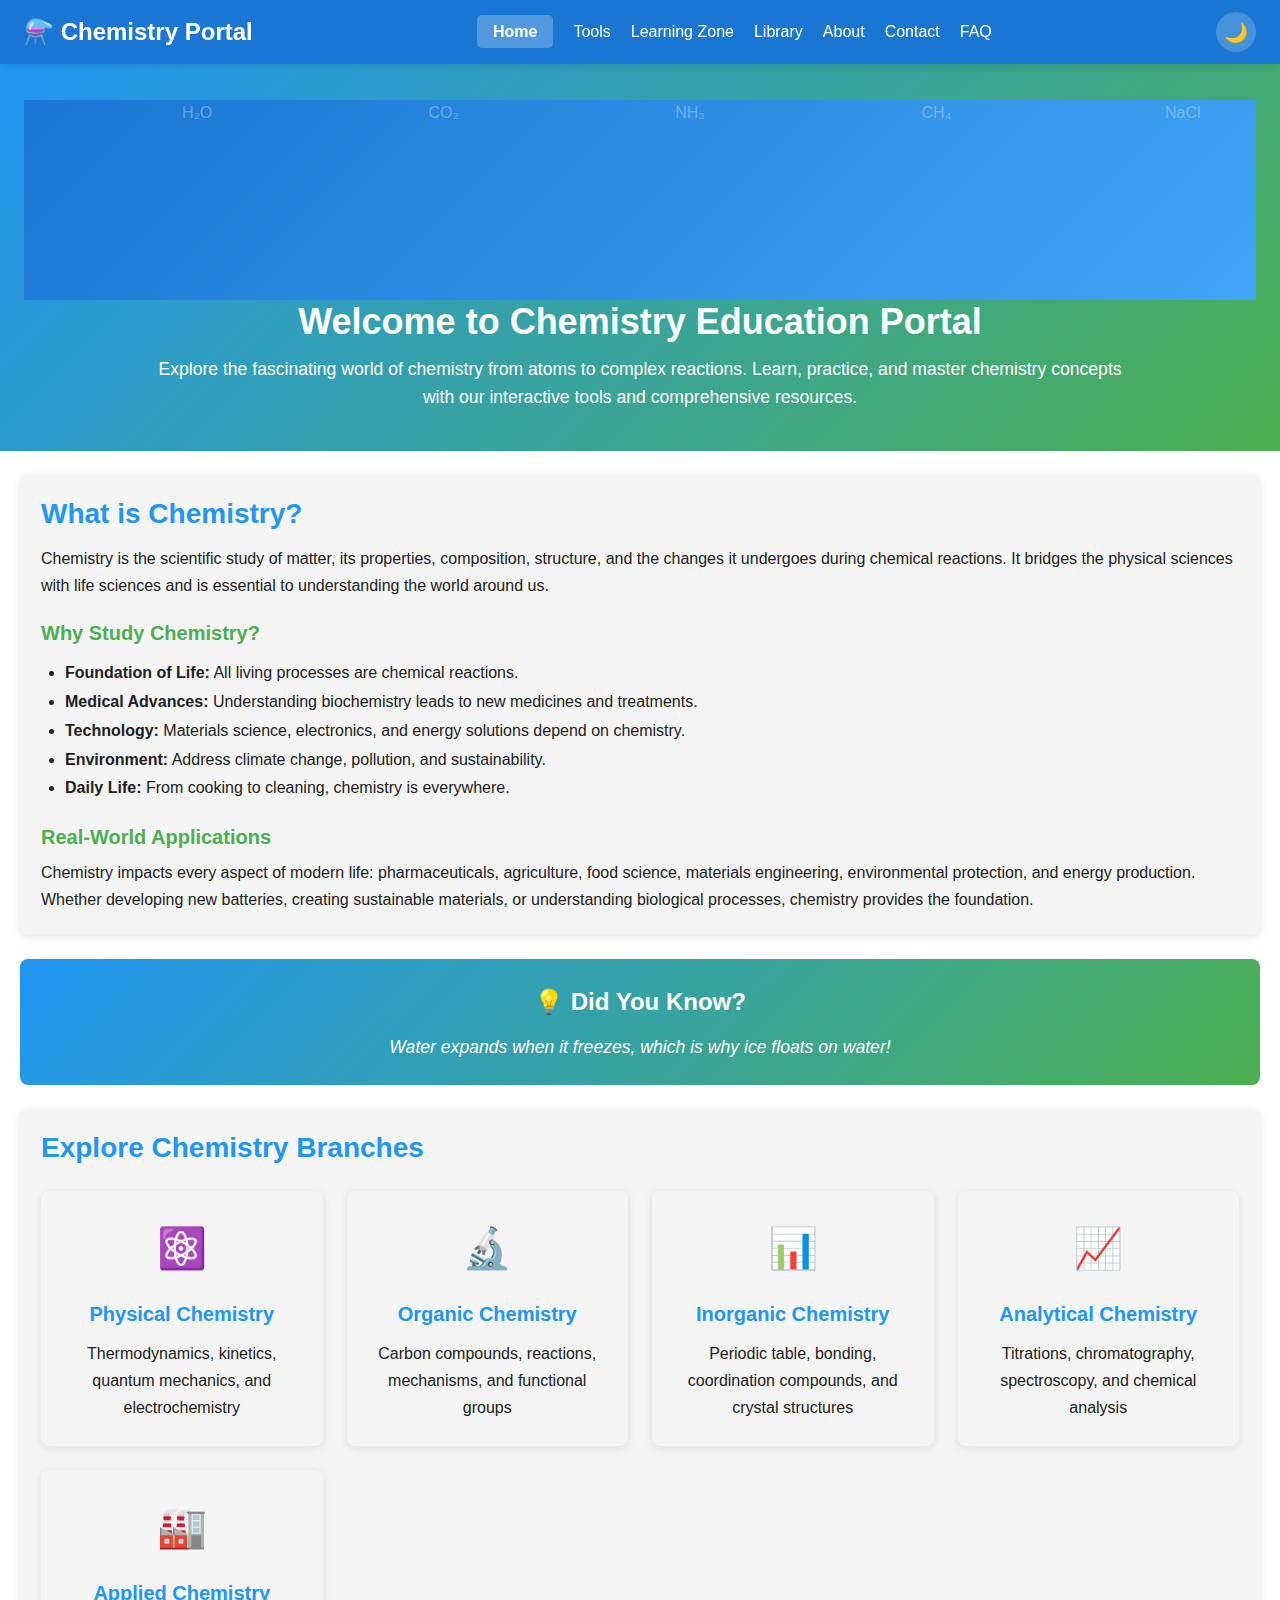
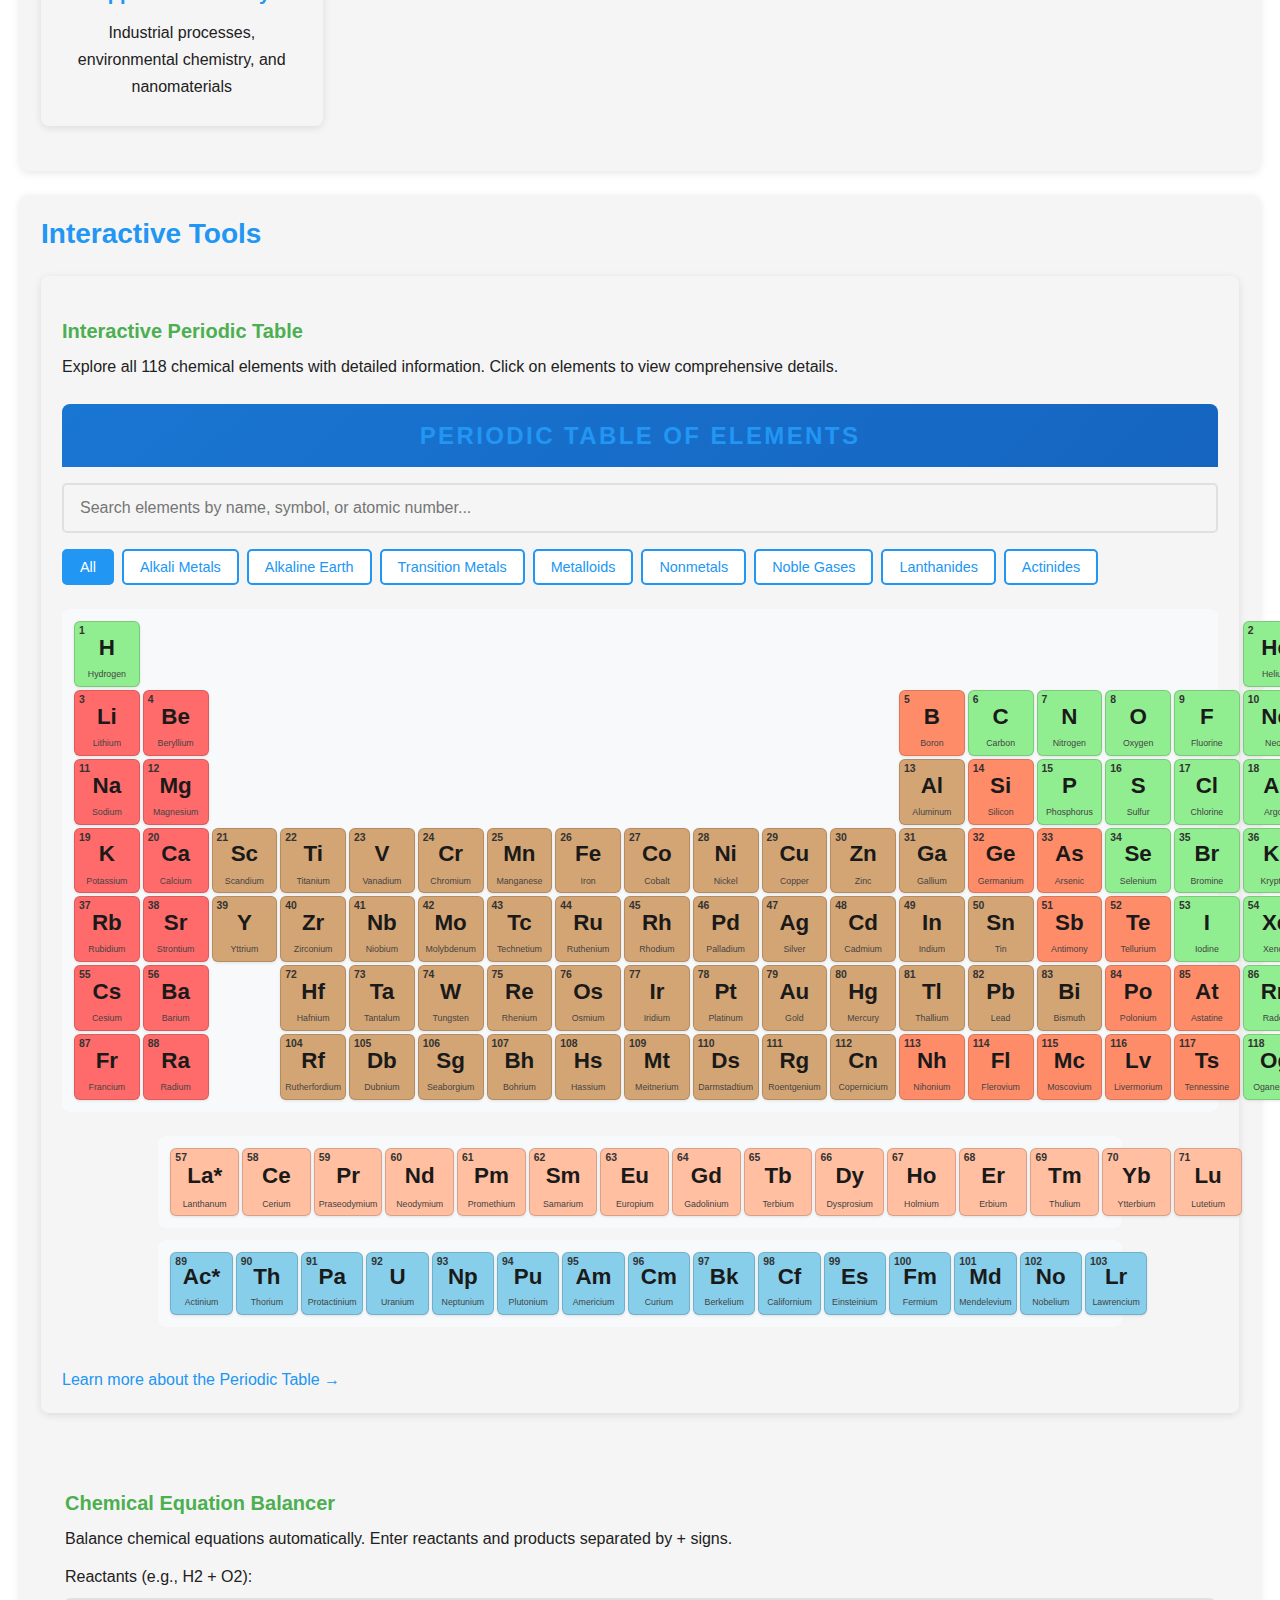
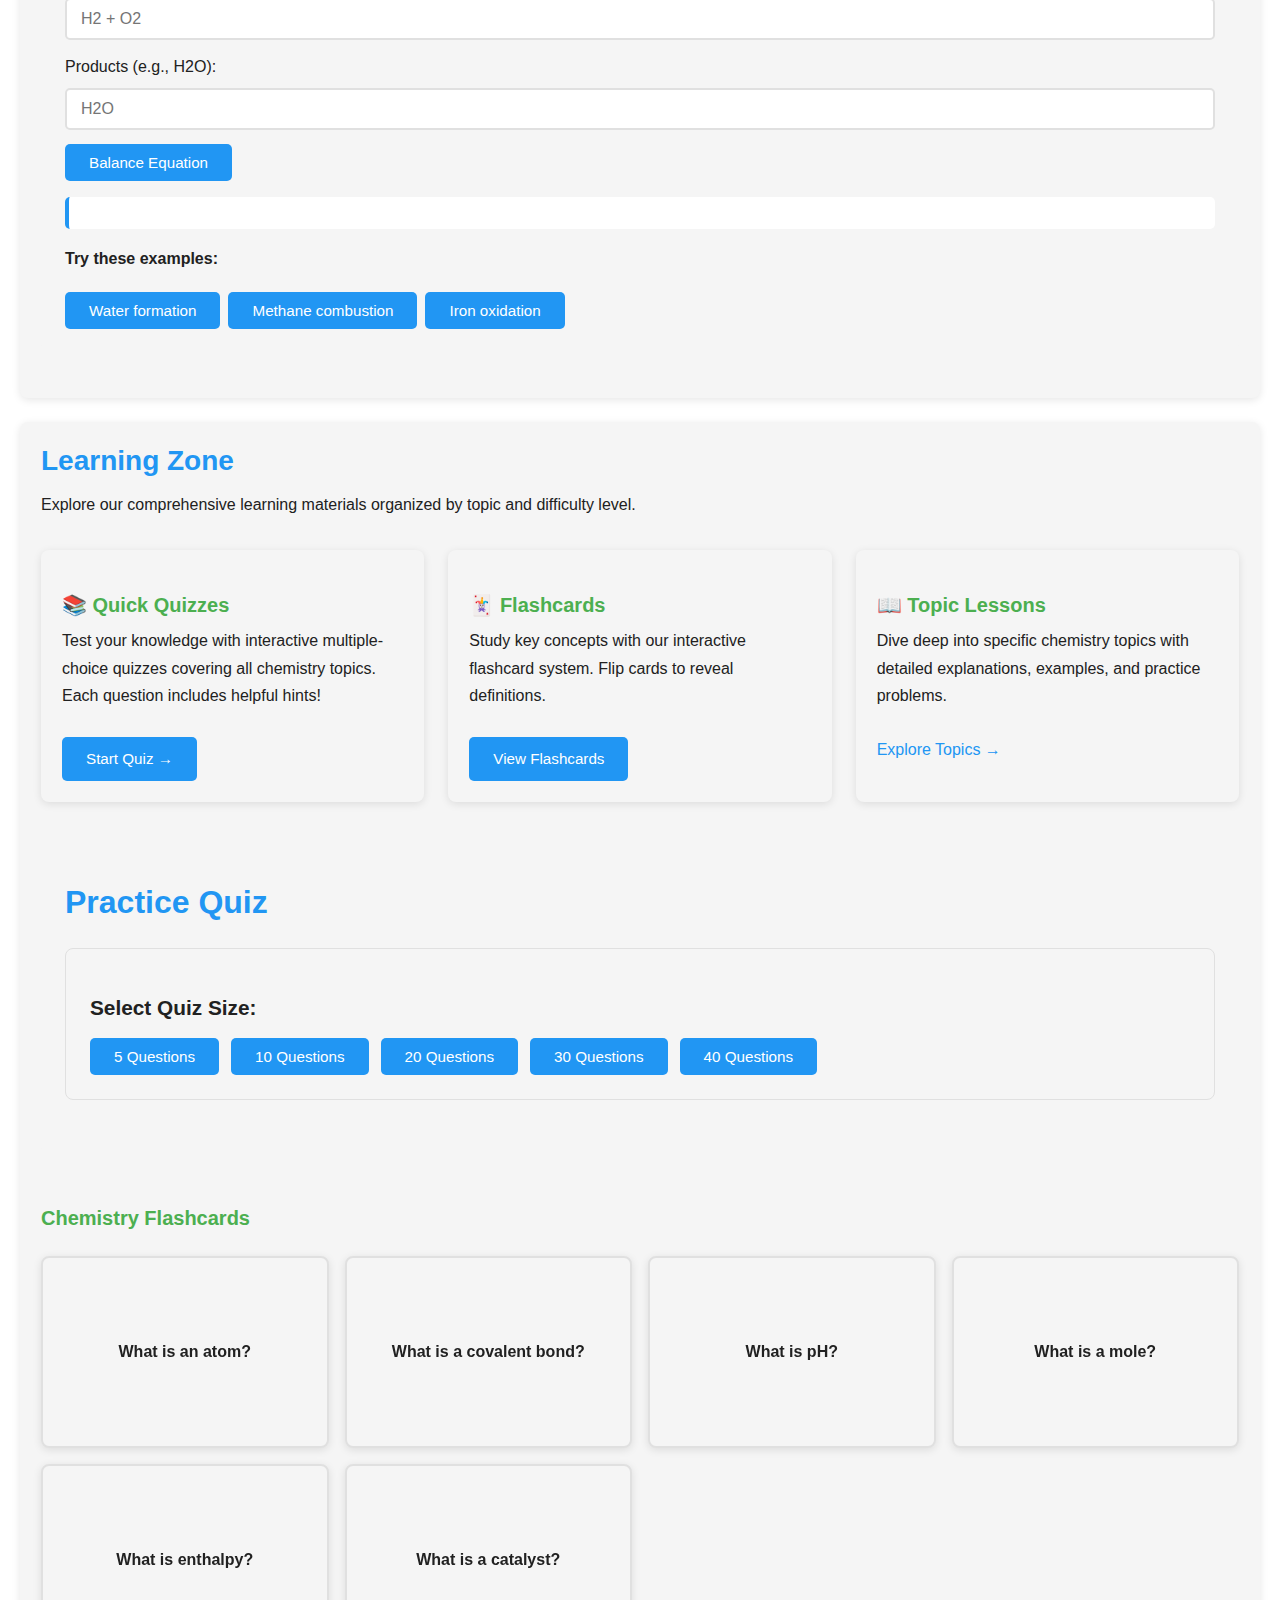
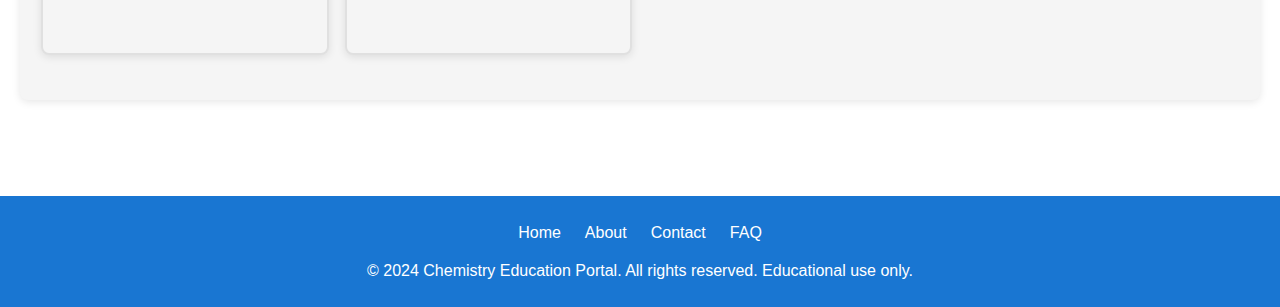
<file: index.html>
<!DOCTYPE html>
<html lang="en">
<head>
    <meta charset="UTF-8">
    <meta name="viewport" content="width=device-width, initial-scale=1.0">
    <meta name="description" content="Comprehensive Chemistry educational website covering all branches from basic to advanced university level concepts. Interactive tools, quizzes, and learning resources.">
    <meta name="keywords" content="chemistry, education, periodic table, chemical equations, organic chemistry, physical chemistry, inorganic chemistry, analytical chemistry, applied chemistry">
    <meta name="author" content="Chemistry Education Portal">
    <title>Chemistry Education Portal - Learn Chemistry from Basics to Advanced</title>
    <link rel="stylesheet" href="css/style.css">
    <link rel="manifest" href="manifest.json">
    <meta name="theme-color" content="#1976D2">
</head>
<body>
    <!-- Navigation -->
    <nav class="navbar">
        <div class="nav-container">
            <a href="index.html" class="logo">⚗️ Chemistry Portal</a>
            <ul class="nav-links">
                <li><a href="index.html">Home</a></li>
                <li><a href="#tools">Tools</a></li>
                <li><a href="#learning">Learning Zone</a></li>
                <li><a href="library.html">Library</a></li>
                <li><a href="about.html">About</a></li>
                <li><a href="contact.html">Contact</a></li>
                <li><a href="faq.html">FAQ</a></li>
            </ul>
            <button class="theme-toggle" aria-label="Toggle dark mode" data-tooltip="Switch to Dark Mode">🌙</button>
        </div>
    </nav>

    <!-- Hero Section -->
    <section class="hero" style="width: 100%;">
        <div class="molecule-bg" style="width: 100%;">
            <div class="molecule">H₂O</div>
            <div class="molecule">CO₂</div>
            <div class="molecule">NH₃</div>
            <div class="molecule">CH₄</div>
            <div class="molecule">NaCl</div>
        </div>
        <div style="position: relative; z-index: 1; width: 100%;">
            <h1>Welcome to Chemistry Education Portal</h1>
            <p>Explore the fascinating world of chemistry from atoms to complex reactions. Learn, practice, and master chemistry concepts with our interactive tools and comprehensive resources.</p>
        </div>
    </section>

    <!-- Main Content -->
    <div class="container">
        <!-- Introduction -->
        <section class="card">
            <h2>What is Chemistry?</h2>
            <p>Chemistry is the scientific study of matter, its properties, composition, structure, and the changes it undergoes during chemical reactions. It bridges the physical sciences with life sciences and is essential to understanding the world around us.</p>
            
            <h3>Why Study Chemistry?</h3>
            <ul style="margin-left: 1.5rem; margin-top: 0.75rem; line-height: 1.8;">
                <li><strong>Foundation of Life:</strong> All living processes are chemical reactions.</li>
                <li><strong>Medical Advances:</strong> Understanding biochemistry leads to new medicines and treatments.</li>
                <li><strong>Technology:</strong> Materials science, electronics, and energy solutions depend on chemistry.</li>
                <li><strong>Environment:</strong> Address climate change, pollution, and sustainability.</li>
                <li><strong>Daily Life:</strong> From cooking to cleaning, chemistry is everywhere.</li>
            </ul>

            <h3>Real-World Applications</h3>
            <p>Chemistry impacts every aspect of modern life: pharmaceuticals, agriculture, food science, materials engineering, environmental protection, and energy production. Whether developing new batteries, creating sustainable materials, or understanding biological processes, chemistry provides the foundation.</p>
        </section>

        <!-- Today's Fact -->
        <section class="todays-fact">
            <h2>💡 Did You Know?</h2>
            <div class="fact-content">Loading fascinating chemistry fact...</div>
        </section>

        <!-- Chemistry Branches -->
        <section class="card">
            <h2>Explore Chemistry Branches</h2>
            <div class="grid">
                <a href="branches/physical-chemistry.html" class="branch-card">
                    <div class="branch-icon">⚛️</div>
                    <h3>Physical Chemistry</h3>
                    <p>Thermodynamics, kinetics, quantum mechanics, and electrochemistry</p>
                </a>
                <a href="branches/organic-chemistry.html" class="branch-card">
                    <div class="branch-icon">🔬</div>
                    <h3>Organic Chemistry</h3>
                    <p>Carbon compounds, reactions, mechanisms, and functional groups</p>
                </a>
                <a href="branches/inorganic-chemistry.html" class="branch-card">
                    <div class="branch-icon">📊</div>
                    <h3>Inorganic Chemistry</h3>
                    <p>Periodic table, bonding, coordination compounds, and crystal structures</p>
                </a>
                <a href="branches/analytical-chemistry.html" class="branch-card">
                    <div class="branch-icon">📈</div>
                    <h3>Analytical Chemistry</h3>
                    <p>Titrations, chromatography, spectroscopy, and chemical analysis</p>
                </a>
                <a href="branches/applied-chemistry.html" class="branch-card">
                    <div class="branch-icon">🏭</div>
                    <h3>Applied Chemistry</h3>
                    <p>Industrial processes, environmental chemistry, and nanomaterials</p>
                </a>
            </div>
        </section>

        <!-- Interactive Tools -->
        <section id="tools" class="card">
            <h2>Interactive Tools</h2>
            
            <!-- Periodic Table -->
            <div class="card" style="margin-top: 1.5rem;">
                <h3>Interactive Periodic Table</h3>
                <p>Explore all 118 chemical elements with detailed information. Click on elements to view comprehensive details.</p>
                <div class="periodic-table-container">
                    <!-- Periodic Table Header Banner -->
                    <div class="periodic-table-header">
                        <h2>PERIODIC TABLE OF ELEMENTS</h2>
                    </div>
                    
                    <input type="text" class="search-box" placeholder="Search elements by name, symbol, or atomic number...">
                    <div class="filter-buttons">
                        <button class="filter-btn active" data-category="all">All</button>
                        <button class="filter-btn" data-category="alkali-metal">Alkali Metals</button>
                        <button class="filter-btn" data-category="alkaline-earth">Alkaline Earth</button>
                        <button class="filter-btn" data-category="transition-metal">Transition Metals</button>
                        <button class="filter-btn" data-category="metalloid">Metalloids</button>
                        <button class="filter-btn" data-category="nonmetal">Nonmetals</button>
                        <button class="filter-btn" data-category="noble-gas">Noble Gases</button>
                        <button class="filter-btn" data-category="lanthanide">Lanthanides</button>
                        <button class="filter-btn" data-category="actinide">Actinides</button>
                    </div>
                    <div class="periodic-table"></div>
                    <div class="periodic-table-lanthanoids"></div>
                    <div class="periodic-table-actinoids"></div>
                </div>
                <a href="branches/inorganic-chemistry.html" style="color: var(--primary-color); text-decoration: none; margin-top: 1rem; display: inline-block;">
                    Learn more about the Periodic Table →
                </a>
            </div>

            <!-- Equation Balancer -->
            <div class="balancer-container" style="margin-top: 2rem;">
                <h3>Chemical Equation Balancer</h3>
                <p>Balance chemical equations automatically. Enter reactants and products separated by + signs.</p>
                <form id="equation-form">
                    <div class="input-group">
                        <label for="reactants">Reactants (e.g., H2 + O2):</label>
                        <input type="text" id="reactants" placeholder="H2 + O2" required>
                    </div>
                    <div class="input-group">
                        <label for="products">Products (e.g., H2O):</label>
                        <input type="text" id="products" placeholder="H2O" required>
                    </div>
                    <button type="submit" class="btn">Balance Equation</button>
                    <div id="equation-result" class="result"></div>
                </form>
            </div>
        </section>

        <!-- Learning Zone -->
        <section id="learning" class="card">
            <h2>Learning Zone</h2>
            <p>Explore our comprehensive learning materials organized by topic and difficulty level.</p>
            
            <div class="grid" style="margin-top: 2rem;">
                <div class="card">
                    <h3>📚 Quick Quizzes</h3>
                    <p>Test your knowledge with interactive multiple-choice quizzes covering all chemistry topics. Each question includes helpful hints!</p>
                    <a href="#practice-quiz" class="btn" style="display: inline-block; margin-top: 1rem; text-decoration: none;">Start Quiz →</a>
                </div>
                <div class="card">
                    <h3>🃏 Flashcards</h3>
                    <p>Study key concepts with our interactive flashcard system. Flip cards to reveal definitions.</p>
                    <a href="#flashcards" class="btn" style="display: inline-block; margin-top: 1rem; text-decoration: none;">View Flashcards</a>
                </div>
                <div class="card">
                    <h3>📖 Topic Lessons</h3>
                    <p>Dive deep into specific chemistry topics with detailed explanations, examples, and practice problems.</p>
                    <a href="branches/physical-chemistry.html" style="color: var(--primary-color); text-decoration: none; margin-top: 1rem; display: inline-block;">
                        Explore Topics →
                    </a>
                </div>
            </div>

            <!-- Quiz Container - Where quiz questions will be displayed -->
            <div id="practice-quiz" class="quiz-container" style="display: block; margin-top: 2rem;">
                <h2 style="color: var(--primary-color); margin-bottom: 1.5rem; font-size: 2rem;">Practice Quiz</h2>
                
                <!-- Quiz Size Selection Buttons -->
                <div id="quiz-size-selection" style="margin-bottom: 2rem; padding: 1.5rem; background: var(--card-bg); border-radius: 8px; border: 1px solid var(--border-color);">
                    <h3 style="margin-bottom: 1rem; color: var(--text-color); font-size: 1.3rem;">Select Quiz Size:</h3>
                    <div style="display: flex; flex-wrap: wrap; gap: 0.75rem;">
                        <button class="btn" data-quiz-topic="quiz5">5 Questions</button>
                        <button class="btn" data-quiz-topic="quiz10">10 Questions</button>
                        <button class="btn" data-quiz-topic="quiz20">20 Questions</button>
                        <button class="btn" data-quiz-topic="quiz30">30 Questions</button>
                        <button class="btn" data-quiz-topic="quiz40">40 Questions</button>
                    </div>
                </div>
                
                <div class="quiz-content">
                    <!-- Quiz questions and options will be dynamically inserted here by JavaScript -->
                </div>
            </div>

            <!-- Flashcards Section -->
            <div id="flashcards" style="margin-top: 3rem;">
                <h3>Chemistry Flashcards</h3>
                <div class="flashcard-container">
                    <div class="flashcard">
                        <div class="flashcard-inner">
                            <div class="flashcard-front">
                                <h4>What is an atom?</h4>
                            </div>
                            <div class="flashcard-back">
                                <p>The smallest unit of matter that retains the properties of an element. Consists of protons, neutrons, and electrons.</p>
                            </div>
                        </div>
                    </div>
                    <div class="flashcard">
                        <div class="flashcard-inner">
                            <div class="flashcard-front">
                                <h4>What is a covalent bond?</h4>
                            </div>
                            <div class="flashcard-back">
                                <p>A chemical bond formed when two atoms share one or more pairs of electrons.</p>
                            </div>
                        </div>
                    </div>
                    <div class="flashcard">
                        <div class="flashcard-inner">
                            <div class="flashcard-front">
                                <h4>What is pH?</h4>
                            </div>
                            <div class="flashcard-back">
                                <p>A scale measuring acidity or basicity. pH 7 is neutral, below 7 is acidic, above 7 is basic.</p>
                            </div>
                        </div>
                    </div>
                    <div class="flashcard">
                        <div class="flashcard-inner">
                            <div class="flashcard-front">
                                <h4>What is a mole?</h4>
                            </div>
                            <div class="flashcard-back">
                                <p>A unit of measurement equal to 6.022 × 10²³ particles (Avogadro's number).</p>
                            </div>
                        </div>
                    </div>
                    <div class="flashcard">
                        <div class="flashcard-inner">
                            <div class="flashcard-front">
                                <h4>What is enthalpy?</h4>
                            </div>
                            <div class="flashcard-back">
                                <p>A thermodynamic quantity representing the total heat content of a system at constant pressure.</p>
                            </div>
                        </div>
                    </div>
                    <div class="flashcard">
                        <div class="flashcard-inner">
                            <div class="flashcard-front">
                                <h4>What is a catalyst?</h4>
                            </div>
                            <div class="flashcard-back">
                                <p>A substance that speeds up a chemical reaction without being consumed in the process.</p>
                            </div>
                        </div>
                    </div>
                </div>
            </div>
        </section>
    </div>

    <!-- Footer -->
    <footer class="footer">
        <div class="footer-links">
            <a href="index.html">Home</a>
            <a href="about.html">About</a>
            <a href="contact.html">Contact</a>
            <a href="faq.html">FAQ</a>
        </div>
        <p>&copy; 2024 Chemistry Education Portal. All rights reserved. Educational use only.</p>
    </footer>

    <!-- Scripts -->
    <script src="js/main.js"></script>
    <script src="js/periodic-table.js"></script>
    <script src="js/equation-balancer.js"></script>
    <script src="js/quiz.js"></script>
    <script>
        // Flashcard flip functionality
        document.querySelectorAll('.flashcard').forEach(card => {
            card.addEventListener('click', function() {
                this.classList.toggle('flipped');
            });
        });
    </script>
</body>
</html>
</file>
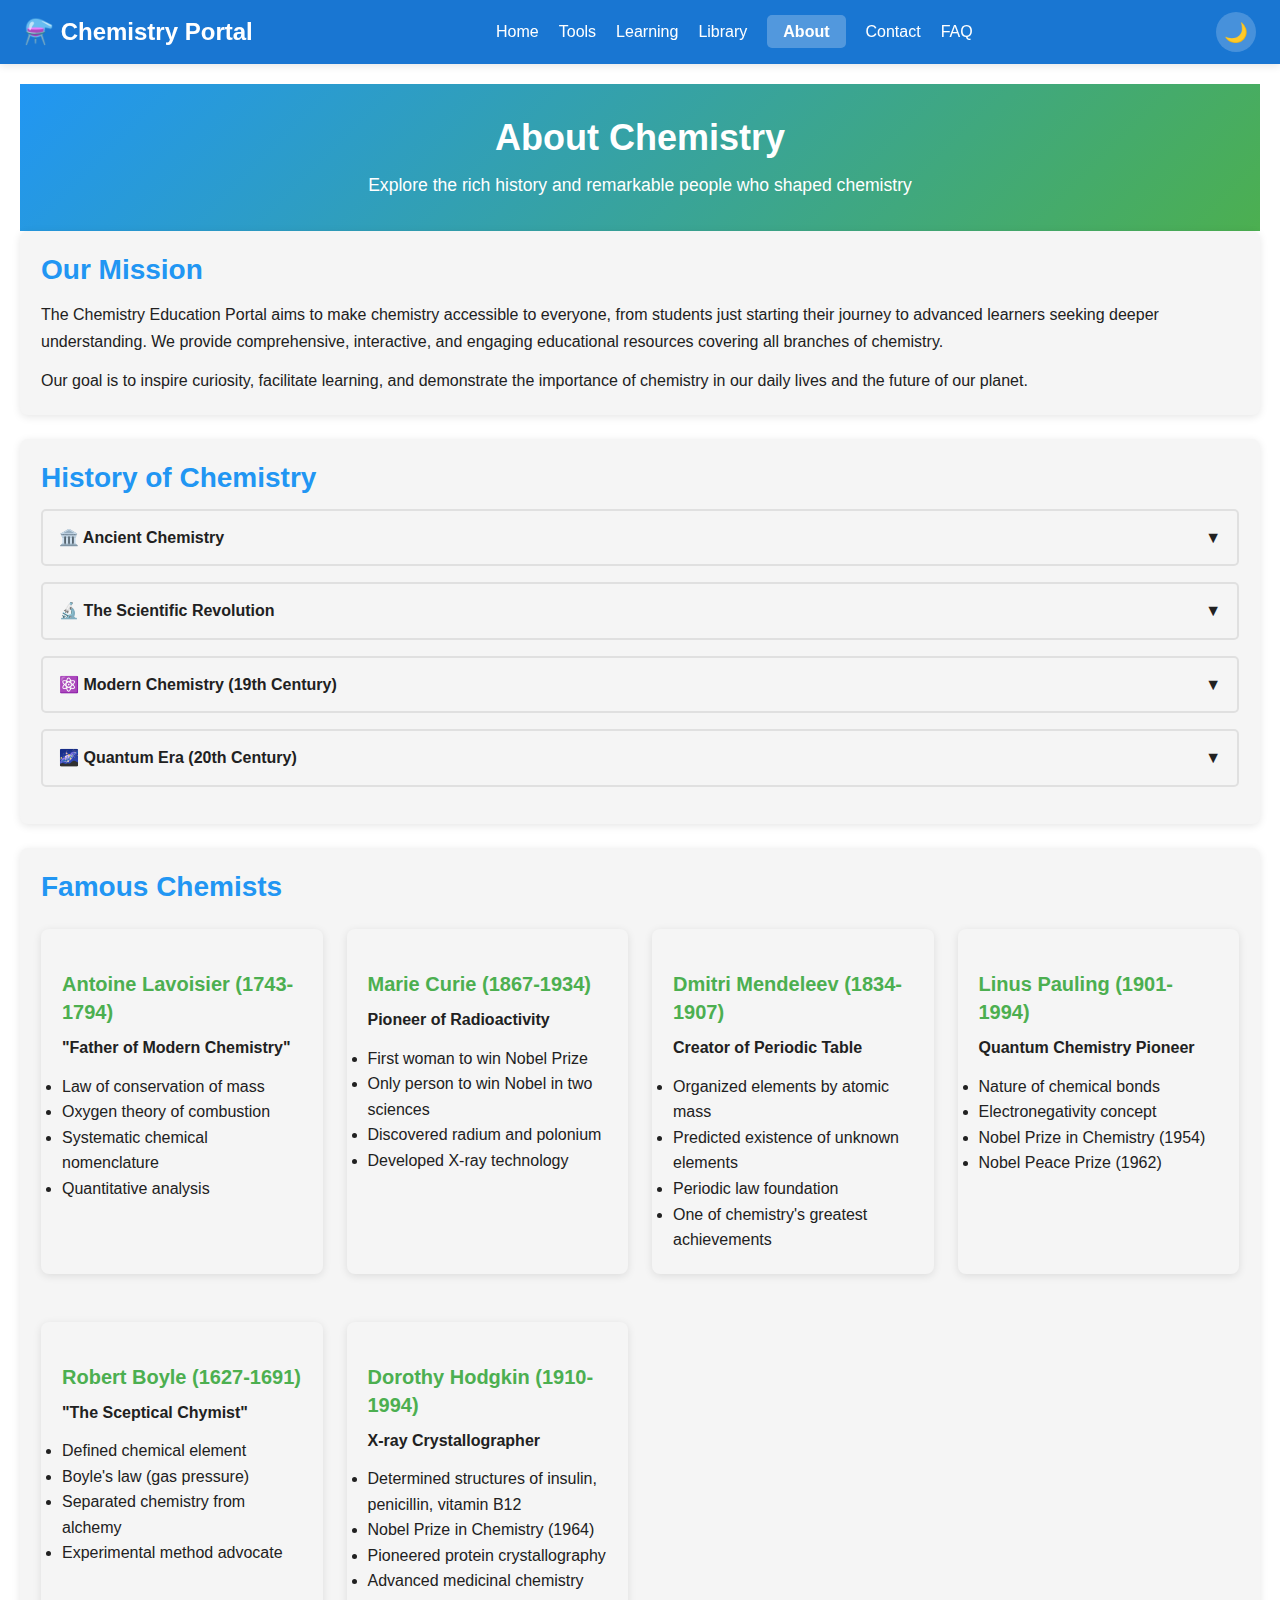
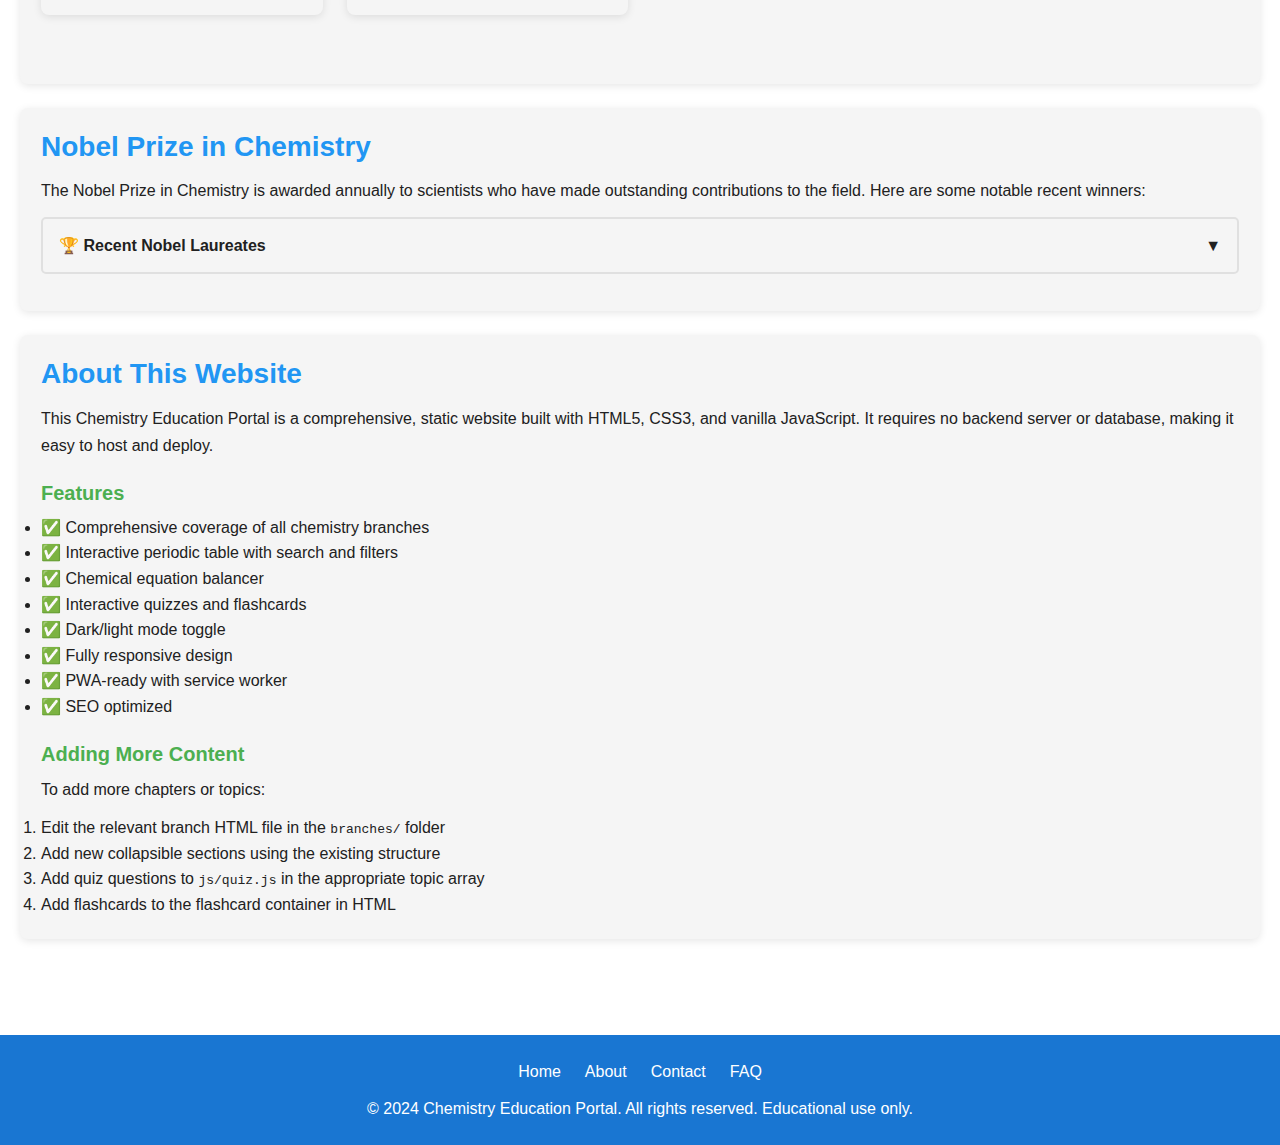
<file: about.html>
<!DOCTYPE html>
<html lang="en">
<head>
    <meta charset="UTF-8">
    <meta name="viewport" content="width=device-width, initial-scale=1.0">
    <meta name="description" content="Learn about the Chemistry Education Portal, its mission, history of chemistry, famous chemists, and Nobel Prize winners in chemistry.">
    <meta name="keywords" content="chemistry history, famous chemists, Nobel Prize chemistry, chemistry education, about chemistry">
    <title>About Chemistry - Chemistry Education Portal</title>
    <link rel="stylesheet" href="css/style.css">
</head>
<body>
    <nav class="navbar">
        <div class="nav-container">
            <a href="index.html" class="logo">⚗️ Chemistry Portal</a>
            <ul class="nav-links">
                <li><a href="index.html">Home</a></li>
                <li><a href="index.html#tools">Tools</a></li>
                <li><a href="index.html#learning">Learning</a></li>
                <li><a href="library.html">Library</a></li>
                <li><a href="about.html">About</a></li>
                <li><a href="contact.html">Contact</a></li>
                <li><a href="faq.html">FAQ</a></li>
            </ul>
            <button class="theme-toggle" aria-label="Toggle dark mode" data-tooltip="Switch to Dark Mode">🌙</button>
        </div>
    </nav>

    <div class="container">
        <section class="hero" style="padding: 2rem;">
            <h1>About Chemistry</h1>
            <p>Explore the rich history and remarkable people who shaped chemistry</p>
        </section>

        <section class="card">
            <h2>Our Mission</h2>
            <p>The Chemistry Education Portal aims to make chemistry accessible to everyone, from students just starting their journey to advanced learners seeking deeper understanding. We provide comprehensive, interactive, and engaging educational resources covering all branches of chemistry.</p>
            <p>Our goal is to inspire curiosity, facilitate learning, and demonstrate the importance of chemistry in our daily lives and the future of our planet.</p>
        </section>

        <section class="card">
            <h2>History of Chemistry</h2>
            
            <div class="collapsible-container">
                <div class="collapsible">
                    <div class="collapsible-header">
                        <span>🏛️ Ancient Chemistry</span>
                        <span>▼</span>
                    </div>
                    <div class="collapsible-content">
                        <div class="collapsible-body">
                            <h3>Early Beginnings (4000 BC - 1000 AD)</h3>
                            <ul>
                                <li><strong>Metallurgy:</strong> Extraction of metals (copper, iron, gold)</li>
                                <li><strong>Pottery:</strong> Ceramic technology</li>
                                <li><strong>Medicine:</strong> Herbal preparations and remedies</li>
                                <li><strong>Alchemy:</strong> Attempts to transform base metals into gold</li>
                            </ul>
                            <p>Ancient civilizations in Egypt, China, India, and Greece laid the foundations for chemical knowledge through practical applications.</p>
                        </div>
                    </div>
                </div>

                <div class="collapsible">
                    <div class="collapsible-header">
                        <span>🔬 The Scientific Revolution</span>
                        <span>▼</span>
                    </div>
                    <div class="collapsible-content">
                        <div class="collapsible-body">
                            <h3>17th-18th Centuries</h3>
                            <ul>
                                <li><strong>Robert Boyle (1627-1691):</strong> "The Sceptical Chymist," defined element</li>
                                <li><strong>Antoine Lavoisier (1743-1794):</strong> "Father of Modern Chemistry"</li>
                                <li>Conservation of mass</li>
                                <li>Systematic naming (modern nomenclature)</li>
                                <li>Oxygen theory of combustion</li>
                                <li><strong>John Dalton (1766-1844):</strong> Atomic theory</li>
                            </ul>
                        </div>
                    </div>
                </div>

                <div class="collapsible">
                    <div class="collapsible-header">
                        <span>⚛️ Modern Chemistry (19th Century)</span>
                        <span>▼</span>
                    </div>
                    <div class="collapsible-content">
                        <div class="collapsible-body">
                            <h3>Key Developments</h3>
                            <ul>
                                <li><strong>Dmitri Mendeleev (1834-1907):</strong> Periodic table</li>
                                <li><strong>Jöns Jakob Berzelius:</strong> Chemical symbols, atomic weights</li>
                                <li><strong>Marie Curie (1867-1934):</strong> Radioactivity, discovery of radium and polonium</li>
                                <li><strong>Friedrich Wöhler:</strong> Synthesized urea (organic from inorganic)</li>
                                <li><strong>August Kekulé:</strong> Benzene structure, organic chemistry</li>
                            </ul>
                        </div>
                    </div>
                </div>

                <div class="collapsible">
                    <div class="collapsible-header">
                        <span>🌌 Quantum Era (20th Century)</span>
                        <span>▼</span>
                    </div>
                    <div class="collapsible-content">
                        <div class="collapsible-body">
                            <h3>Revolutionary Changes</h3>
                            <ul>
                                <li><strong>Erwin Schrödinger:</strong> Quantum mechanics for atoms</li>
                                <li><strong>Linus Pauling:</strong> Chemical bonding theory</li>
                                <li><strong>Dorothy Hodgkin:</strong> X-ray crystallography</li>
                                <li><strong>Rosalind Franklin:</strong> DNA structure</li>
                                <li><strong>James Watson & Francis Crick:</strong> DNA double helix</li>
                                <li>Polymer chemistry, biochemistry, materials science</li>
                            </ul>
                        </div>
                    </div>
                </div>
            </div>
        </section>

        <section class="card">
            <h2>Famous Chemists</h2>
            <div class="grid">
                <div class="card">
                    <h3>Antoine Lavoisier (1743-1794)</h3>
                    <p><strong>"Father of Modern Chemistry"</strong></p>
                    <ul>
                        <li>Law of conservation of mass</li>
                        <li>Oxygen theory of combustion</li>
                        <li>Systematic chemical nomenclature</li>
                        <li>Quantitative analysis</li>
                    </ul>
                </div>
                <div class="card">
                    <h3>Marie Curie (1867-1934)</h3>
                    <p><strong>Pioneer of Radioactivity</strong></p>
                    <ul>
                        <li>First woman to win Nobel Prize</li>
                        <li>Only person to win Nobel in two sciences</li>
                        <li>Discovered radium and polonium</li>
                        <li>Developed X-ray technology</li>
                    </ul>
                </div>
                <div class="card">
                    <h3>Dmitri Mendeleev (1834-1907)</h3>
                    <p><strong>Creator of Periodic Table</strong></p>
                    <ul>
                        <li>Organized elements by atomic mass</li>
                        <li>Predicted existence of unknown elements</li>
                        <li>Periodic law foundation</li>
                        <li>One of chemistry's greatest achievements</li>
                    </ul>
                </div>
                <div class="card">
                    <h3>Linus Pauling (1901-1994)</h3>
                    <p><strong>Quantum Chemistry Pioneer</strong></p>
                    <ul>
                        <li>Nature of chemical bonds</li>
                        <li>Electronegativity concept</li>
                        <li>Nobel Prize in Chemistry (1954)</li>
                        <li>Nobel Peace Prize (1962)</li>
                    </ul>
                </div>
                <div class="card">
                    <h3>Robert Boyle (1627-1691)</h3>
                    <p><strong>"The Sceptical Chymist"</strong></p>
                    <ul>
                        <li>Defined chemical element</li>
                        <li>Boyle's law (gas pressure)</li>
                        <li>Separated chemistry from alchemy</li>
                        <li>Experimental method advocate</li>
                    </ul>
                </div>
                <div class="card">
                    <h3>Dorothy Hodgkin (1910-1994)</h3>
                    <p><strong>X-ray Crystallographer</strong></p>
                    <ul>
                        <li>Determined structures of insulin, penicillin, vitamin B12</li>
                        <li>Nobel Prize in Chemistry (1964)</li>
                        <li>Pioneered protein crystallography</li>
                        <li>Advanced medicinal chemistry</li>
                    </ul>
                </div>
            </div>
        </section>

        <section class="card">
            <h2>Nobel Prize in Chemistry</h2>
            <p>The Nobel Prize in Chemistry is awarded annually to scientists who have made outstanding contributions to the field. Here are some notable recent winners:</p>
            
            <div class="collapsible-container">
                <div class="collapsible">
                    <div class="collapsible-header">
                        <span>🏆 Recent Nobel Laureates</span>
                        <span>▼</span>
                    </div>
                    <div class="collapsible-content">
                        <div class="collapsible-body">
                            <h3>2023 - Quantum Dots</h3>
                            <p><strong>Moungi G. Bawendi, Louis E. Brus, Alexei I. Ekimov</strong></p>
                            <p>For the discovery and synthesis of quantum dots - nanoparticles that emit different colors based on size.</p>

                            <h3>2022 - Click Chemistry</h3>
                            <p><strong>Carolyn R. Bertozzi, Morten Meldal, K. Barry Sharpless</strong></p>
                            <p>For the development of click chemistry and bioorthogonal chemistry - methods to build molecules efficiently.</p>

                            <h3>2021 - Asymmetric Organocatalysis</h3>
                            <p><strong>Benjamin List, David W.C. MacMillan</strong></p>
                            <p>For the development of asymmetric organocatalysis - a new way to synthesize molecules using small organic catalysts.</p>

                            <h3>2020 - CRISPR-Cas9</h3>
                            <p><strong>Emmanuelle Charpentier, Jennifer A. Doudna</strong></p>
                            <p>For the development of a method for genome editing - the CRISPR-Cas9 "genetic scissors."</p>

                            <h3>2019 - Lithium-Ion Batteries</h3>
                            <p><strong>John B. Goodenough, M. Stanley Whittingham, Akira Yoshino</strong></p>
                            <p>For the development of lithium-ion batteries - powering the modern world.</p>

                            <h3>Notable Historical Wins</h3>
                            <ul>
                                <li><strong>Marie Curie (1911):</strong> Discovery of radium and polonium</li>
                                <li><strong>Linus Pauling (1954):</strong> Nature of chemical bonds</li>
                                <li><strong>Dorothy Hodgkin (1964):</strong> X-ray crystallography of biomolecules</li>
                                <li><strong>Roald Hoffmann (1981):</strong> Orbital symmetry in reactions</li>
                            </ul>
                        </div>
                    </div>
                </div>
            </div>
        </section>

        <section class="card">
            <h2>About This Website</h2>
            <p>This Chemistry Education Portal is a comprehensive, static website built with HTML5, CSS3, and vanilla JavaScript. It requires no backend server or database, making it easy to host and deploy.</p>
            
            <h3>Features</h3>
            <ul>
                <li>✅ Comprehensive coverage of all chemistry branches</li>
                <li>✅ Interactive periodic table with search and filters</li>
                <li>✅ Chemical equation balancer</li>
                <li>✅ Interactive quizzes and flashcards</li>
                <li>✅ Dark/light mode toggle</li>
                <li>✅ Fully responsive design</li>
                <li>✅ PWA-ready with service worker</li>
                <li>✅ SEO optimized</li>
            </ul>

            <h3>Adding More Content</h3>
            <p>To add more chapters or topics:</p>
            <ol>
                <li>Edit the relevant branch HTML file in the <code>branches/</code> folder</li>
                <li>Add new collapsible sections using the existing structure</li>
                <li>Add quiz questions to <code>js/quiz.js</code> in the appropriate topic array</li>
                <li>Add flashcards to the flashcard container in HTML</li>
            </ol>
        </section>
    </div>

    <footer class="footer">
        <div class="footer-links">
            <a href="index.html">Home</a>
            <a href="about.html">About</a>
            <a href="contact.html">Contact</a>
            <a href="faq.html">FAQ</a>
        </div>
        <p>&copy; 2024 Chemistry Education Portal. All rights reserved. Educational use only.</p>
    </footer>

    <script src="js/main.js"></script>
</body>
</html>
</file>
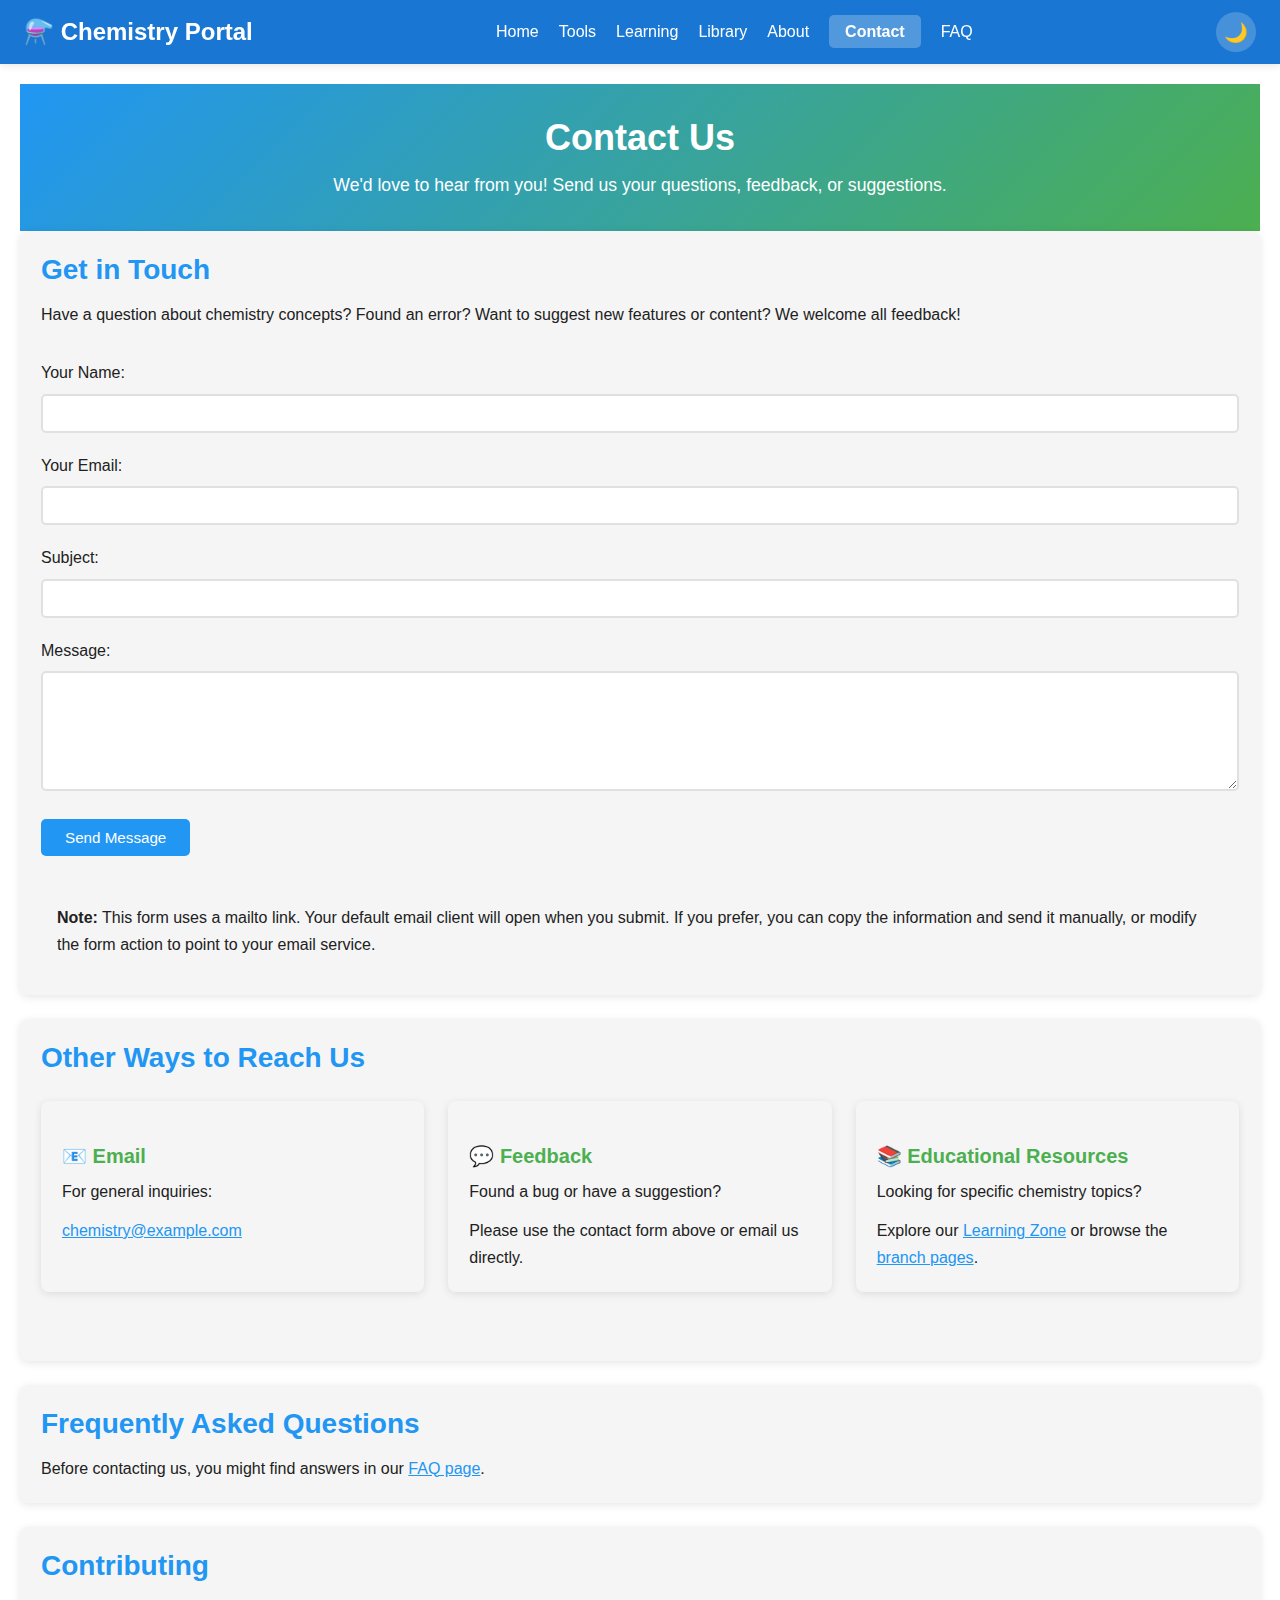
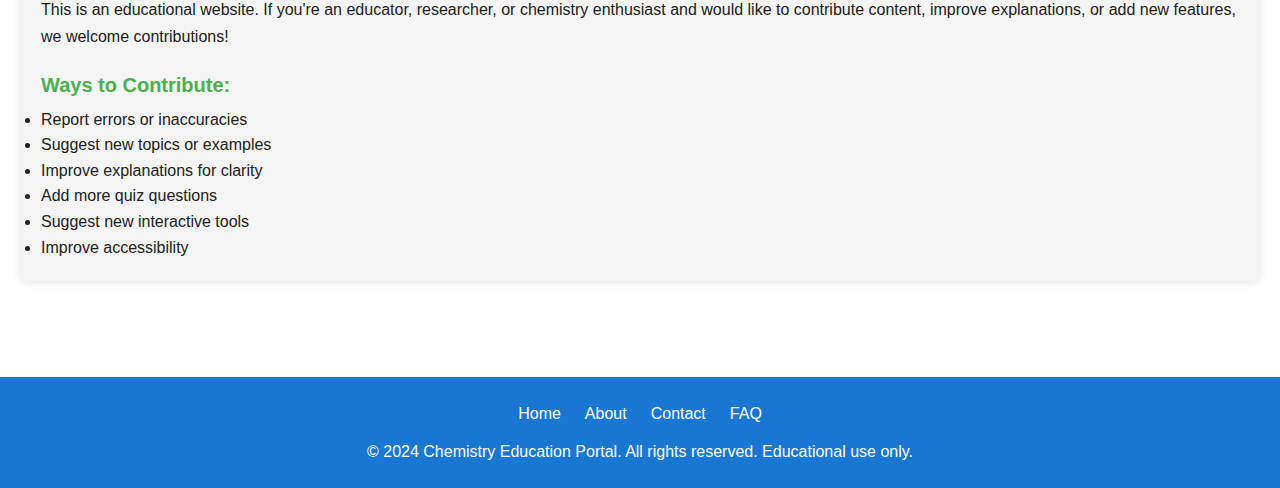
<file: contact.html>
<!DOCTYPE html>
<html lang="en">
<head>
    <meta charset="UTF-8">
    <meta name="viewport" content="width=device-width, initial-scale=1.0">
    <meta name="description" content="Contact the Chemistry Education Portal. Send feedback, questions, or suggestions about the website.">
    <meta name="keywords" content="contact chemistry education, feedback, questions, chemistry website">
    <title>Contact Us - Chemistry Education Portal</title>
    <link rel="stylesheet" href="css/style.css">
</head>
<body>
    <nav class="navbar">
        <div class="nav-container">
            <a href="index.html" class="logo">⚗️ Chemistry Portal</a>
            <ul class="nav-links">
                <li><a href="index.html">Home</a></li>
                <li><a href="index.html#tools">Tools</a></li>
                <li><a href="index.html#learning">Learning</a></li>
                <li><a href="library.html">Library</a></li>
                <li><a href="about.html">About</a></li>
                <li><a href="contact.html">Contact</a></li>
                <li><a href="faq.html">FAQ</a></li>
            </ul>
            <button class="theme-toggle" aria-label="Toggle dark mode" data-tooltip="Switch to Dark Mode">🌙</button>
        </div>
    </nav>

    <div class="container">
        <section class="hero" style="padding: 2rem;">
            <h1>Contact Us</h1>
            <p>We'd love to hear from you! Send us your questions, feedback, or suggestions.</p>
        </section>

        <section class="card">
            <h2>Get in Touch</h2>
            <p>Have a question about chemistry concepts? Found an error? Want to suggest new features or content? We welcome all feedback!</p>
            
            <form id="contact-form" action="mailto:chemistry@example.com" method="post" enctype="text/plain" style="margin-top: 2rem;">
                <div class="form-group">
                    <label for="name">Your Name:</label>
                    <input type="text" id="name" name="name" required>
                </div>
                
                <div class="form-group">
                    <label for="email">Your Email:</label>
                    <input type="email" id="email" name="email" required>
                </div>
                
                <div class="form-group">
                    <label for="subject">Subject:</label>
                    <input type="text" id="subject" name="subject" required>
                </div>
                
                <div class="form-group">
                    <label for="message">Message:</label>
                    <textarea id="message" name="message" required></textarea>
                </div>
                
                <button type="submit" class="btn">Send Message</button>
            </form>

            <div style="margin-top: 2rem; padding: 1rem; background: var(--card-bg); border-radius: 5px;">
                <p><strong>Note:</strong> This form uses a mailto link. Your default email client will open when you submit. If you prefer, you can copy the information and send it manually, or modify the form action to point to your email service.</p>
            </div>
        </section>

        <section class="card">
            <h2>Other Ways to Reach Us</h2>
            <div class="grid">
                <div class="card">
                    <h3>📧 Email</h3>
                    <p>For general inquiries:</p>
                    <p><a href="mailto:chemistry@example.com" style="color: var(--primary-color);">chemistry@example.com</a></p>
                </div>
                <div class="card">
                    <h3>💬 Feedback</h3>
                    <p>Found a bug or have a suggestion?</p>
                    <p>Please use the contact form above or email us directly.</p>
                </div>
                <div class="card">
                    <h3>📚 Educational Resources</h3>
                    <p>Looking for specific chemistry topics?</p>
                    <p>Explore our <a href="index.html#learning" style="color: var(--primary-color);">Learning Zone</a> or browse the <a href="index.html" style="color: var(--primary-color);">branch pages</a>.</p>
                </div>
            </div>
        </section>

        <section class="card">
            <h2>Frequently Asked Questions</h2>
            <p>Before contacting us, you might find answers in our <a href="faq.html" style="color: var(--primary-color);">FAQ page</a>.</p>
        </section>

        <section class="card">
            <h2>Contributing</h2>
            <p>This is an educational website. If you're an educator, researcher, or chemistry enthusiast and would like to contribute content, improve explanations, or add new features, we welcome contributions!</p>
            
            <h3>Ways to Contribute:</h3>
            <ul>
                <li>Report errors or inaccuracies</li>
                <li>Suggest new topics or examples</li>
                <li>Improve explanations for clarity</li>
                <li>Add more quiz questions</li>
                <li>Suggest new interactive tools</li>
                <li>Improve accessibility</li>
            </ul>
        </section>
    </div>

    <footer class="footer">
        <div class="footer-links">
            <a href="index.html">Home</a>
            <a href="about.html">About</a>
            <a href="contact.html">Contact</a>
            <a href="faq.html">FAQ</a>
        </div>
        <p>&copy; 2024 Chemistry Education Portal. All rights reserved. Educational use only.</p>
    </footer>

    <script src="js/main.js"></script>
    <script>
        // Contact form validation
        document.getElementById('contact-form').addEventListener('submit', function(e) {
            const email = document.getElementById('email').value;
            const emailPattern = /^[^\s@]+@[^\s@]+\.[^\s@]+$/;
            
            if (!emailPattern.test(email)) {
                e.preventDefault();
                alert('Please enter a valid email address.');
                return false;
            }
            
            // Form will use mailto: link
            // In a real application, you might want to use a service like Formspree
        });
    </script>
</body>
</html>
</file>
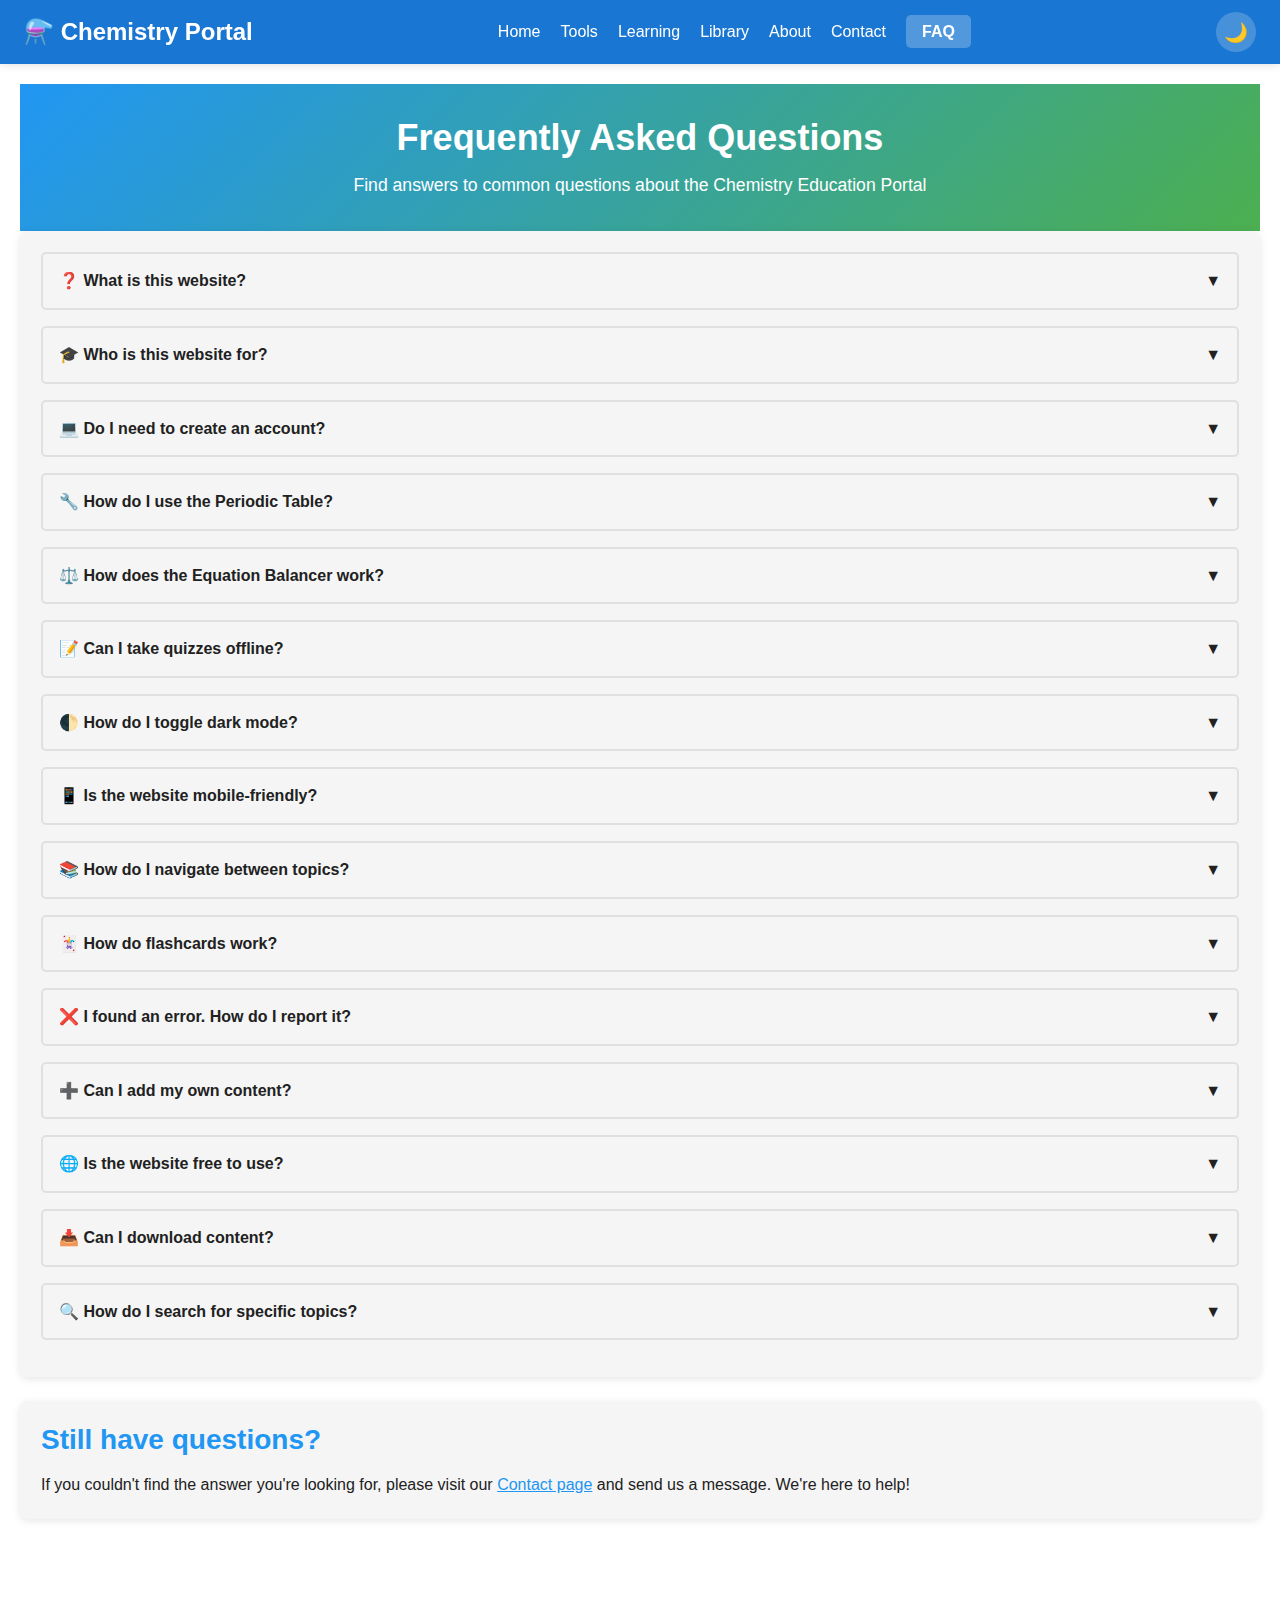
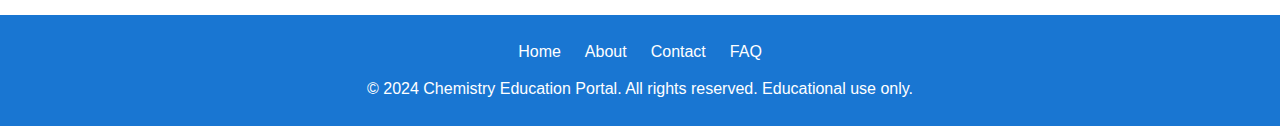
<file: faq.html>
<!DOCTYPE html>
<html lang="en">
<head>
    <meta charset="UTF-8">
    <meta name="viewport" content="width=device-width, initial-scale=1.0">
    <meta name="description" content="Frequently Asked Questions about the Chemistry Education Portal. Find answers to common questions about using the website.">
    <meta name="keywords" content="FAQ, frequently asked questions, chemistry education help, chemistry website questions">
    <title>FAQ - Chemistry Education Portal</title>
    <link rel="stylesheet" href="css/style.css">
</head>
<body>
    <nav class="navbar">
        <div class="nav-container">
            <a href="index.html" class="logo">⚗️ Chemistry Portal</a>
            <ul class="nav-links">
                <li><a href="index.html">Home</a></li>
                <li><a href="index.html#tools">Tools</a></li>
                <li><a href="index.html#learning">Learning</a></li>
                <li><a href="library.html">Library</a></li>
                <li><a href="about.html">About</a></li>
                <li><a href="contact.html">Contact</a></li>
                <li><a href="faq.html">FAQ</a></li>
            </ul>
            <button class="theme-toggle" aria-label="Toggle dark mode" data-tooltip="Switch to Dark Mode">🌙</button>
        </div>
    </nav>

    <div class="container">
        <section class="hero" style="padding: 2rem;">
            <h1>Frequently Asked Questions</h1>
            <p>Find answers to common questions about the Chemistry Education Portal</p>
        </section>

        <section class="card">
            <div class="collapsible-container">
                <div class="collapsible">
                    <div class="collapsible-header">
                        <span>❓ What is this website?</span>
                        <span>▼</span>
                    </div>
                    <div class="collapsible-content">
                        <div class="collapsible-body">
                            <p>The Chemistry Education Portal is a comprehensive, free educational website covering chemistry from basic concepts to advanced university-level topics. It includes interactive tools, quizzes, flashcards, and detailed explanations of all major chemistry branches.</p>
                        </div>
                    </div>
                </div>

                <div class="collapsible">
                    <div class="collapsible-header">
                        <span>🎓 Who is this website for?</span>
                        <span>▼</span>
                    </div>
                    <div class="collapsible-content">
                        <div class="collapsible-body">
                            <p>This website is designed for:</p>
                            <ul>
                                <li>High school students learning chemistry</li>
                                <li>University students studying chemistry</li>
                                <li>Teachers looking for educational resources</li>
                                <li>Anyone curious about chemistry and chemical processes</li>
                                <li>Science enthusiasts wanting to expand their knowledge</li>
                            </ul>
                        </div>
                    </div>
                </div>

                <div class="collapsible">
                    <div class="collapsible-header">
                        <span>💻 Do I need to create an account?</span>
                        <span>▼</span>
                    </div>
                    <div class="collapsible-content">
                        <div class="collapsible-body">
                            <p>No! This is a completely static website with no backend or database. All features work immediately without any registration or login required. Your progress and preferences (like dark mode) are stored locally in your browser.</p>
                        </div>
                    </div>
                </div>

                <div class="collapsible">
                    <div class="collapsible-header">
                        <span>🔧 How do I use the Periodic Table?</span>
                        <span>▼</span>
                    </div>
                    <div class="collapsible-content">
                        <div class="collapsible-body">
                            <p>The interactive periodic table allows you to:</p>
                            <ul>
                                <li><strong>Search:</strong> Type element name, symbol, or atomic number in the search box</li>
                                <li><strong>Filter:</strong> Click category buttons to show only specific element groups (alkali metals, noble gases, etc.)</li>
                                <li><strong>Hover:</strong> Move your mouse over any element to see detailed information in a tooltip</li>
                                <li><strong>Click:</strong> Elements are clickable for more detailed views (if implemented)</li>
                            </ul>
                        </div>
                    </div>
                </div>

                <div class="collapsible">
                    <div class="collapsible-header">
                        <span>⚖️ How does the Equation Balancer work?</span>
                        <span>▼</span>
                    </div>
                    <div class="collapsible-content">
                        <div class="collapsible-body">
                            <p>The equation balancer uses JavaScript algorithms to balance chemical equations. Simply:</p>
                            <ol>
                                <li>Enter reactants separated by + (e.g., "H2 + O2")</li>
                                <li>Enter products separated by + (e.g., "H2O")</li>
                                <li>Click "Balance Equation"</li>
                                <li>The balanced equation will appear with correct coefficients</li>
                            </ol>
                            <p><strong>Note:</strong> This is a simplified balancer. Complex equations may require manual verification or more advanced tools.</p>
                        </div>
                    </div>
                </div>

                <div class="collapsible">
                    <div class="collapsible-header">
                        <span>📝 Can I take quizzes offline?</span>
                        <span>▼</span>
                    </div>
                    <div class="collapsible-content">
                        <div class="collapsible-body">
                            <p>Yes! This website includes a Service Worker that caches content for offline use. After your first visit, most content will be available offline. The website works as a Progressive Web App (PWA).</p>
                        </div>
                    </div>
                </div>

                <div class="collapsible">
                    <div class="collapsible-header">
                        <span>🌓 How do I toggle dark mode?</span>
                        <span>▼</span>
                    </div>
                    <div class="collapsible-content">
                        <div class="collapsible-body">
                            <p>Click the "Dark Mode" button in the navigation bar at the top of any page. Your preference is saved in your browser and will persist across sessions.</p>
                        </div>
                    </div>
                </div>

                <div class="collapsible">
                    <div class="collapsible-header">
                        <span>📱 Is the website mobile-friendly?</span>
                        <span>▼</span>
                    </div>
                    <div class="collapsible-content">
                        <div class="collapsible-body">
                            <p>Yes! The website is fully responsive and works on:</p>
                            <ul>
                                <li>Desktop computers</li>
                                <li>Tablets</li>
                                <li>Smartphones</li>
                            </ul>
                            <p>All features are accessible on mobile devices, though some layouts may adapt for smaller screens.</p>
                        </div>
                    </div>
                </div>

                <div class="collapsible">
                    <div class="collapsible-header">
                        <span>📚 How do I navigate between topics?</span>
                        <span>▼</span>
                    </div>
                    <div class="collapsible-content">
                        <div class="collapsible-body">
                            <p>You can navigate in several ways:</p>
                            <ul>
                                <li>Use the navigation menu at the top</li>
                                <li>Click branch cards on the home page</li>
                                <li>Use "Learn More" links within each topic</li>
                                <li>Browse collapsible sections on each branch page</li>
                            </ul>
                        </div>
                    </div>
                </div>

                <div class="collapsible">
                    <div class="collapsible-header">
                        <span>🃏 How do flashcards work?</span>
                        <span>▼</span>
                    </div>
                    <div class="collapsible-content">
                        <div class="collapsible-body">
                            <p>Flashcards are interactive study cards:</p>
                            <ol>
                                <li>Click on any flashcard to flip it</li>
                                <li>The front shows the question or term</li>
                                <li>The back shows the answer or definition</li>
                                <li>Click again to flip back</li>
                            </ol>
                            <p>This helps with memorization and quick review of key concepts.</p>
                        </div>
                    </div>
                </div>

                <div class="collapsible">
                    <div class="collapsible-header">
                        <span>❌ I found an error. How do I report it?</span>
                        <span>▼</span>
                    </div>
                    <div class="collapsible-content">
                        <div class="collapsible-body">
                            <p>We appreciate error reports! Please:</p>
                            <ol>
                                <li>Go to the <a href="contact.html" style="color: var(--primary-color);">Contact page</a></li>
                                <li>Fill out the contact form with details about the error</li>
                                <li>Include the page URL and specific issue</li>
                                <li>Submit the form</li>
                            </ol>
                            <p>Your feedback helps us improve the website!</p>
                        </div>
                    </div>
                </div>

                <div class="collapsible">
                    <div class="collapsible-header">
                        <span>➕ Can I add my own content?</span>
                        <span>▼</span>
                    </div>
                    <div class="collapsible-content">
                        <div class="collapsible-body">
                            <p>Yes! The website code is structured to make adding content easy:</p>
                            <ul>
                                <li><strong>New topics:</strong> Add collapsible sections to branch HTML files</li>
                                <li><strong>Quiz questions:</strong> Add to the quiz arrays in <code>js/quiz.js</code></li>
                                <li><strong>Flashcards:</strong> Add new flashcard divs in HTML</li>
                                <li><strong>Facts:</strong> Add to the <code>chemistryFacts</code> array in <code>js/main.js</code></li>
                            </ul>
                            <p>See the About page for more details on content structure.</p>
                        </div>
                    </div>
                </div>

                <div class="collapsible">
                    <div class="collapsible-header">
                        <span>🌐 Is the website free to use?</span>
                        <span>▼</span>
                    </div>
                    <div class="collapsible-content">
                        <div class="collapsible-body">
                            <p>Absolutely! This is a completely free educational resource. There are no fees, subscriptions, or hidden costs. All content is freely accessible.</p>
                        </div>
                    </div>
                </div>

                <div class="collapsible">
                    <div class="collapsible-header">
                        <span>📥 Can I download content?</span>
                        <span>▼</span>
                    </div>
                    <div class="collapsible-content">
                        <div class="collapsible-body">
                            <p>You can:</p>
                            <ul>
                                <li>Print any page using your browser's print function</li>
                                <li>Save pages as PDFs (File > Print > Save as PDF)</li>
                                <li>Bookmark pages for easy access</li>
                                <li>Use the browser's "Save Page As" feature</li>
                            </ul>
                            <p>Future updates may include downloadable PDF notes.</p>
                        </div>
                    </div>
                </div>

                <div class="collapsible">
                    <div class="collapsible-header">
                        <span>🔍 How do I search for specific topics?</span>
                        <span>▼</span>
                    </div>
                    <div class="collapsible-content">
                        <div class="collapsible-body">
                            <p>Currently, you can:</p>
                            <ul>
                                <li>Use your browser's Find function (Ctrl+F / Cmd+F)</li>
                                <li>Navigate to relevant branch pages</li>
                                <li>Use the periodic table search for elements</li>
                            </ul>
                            <p>A full-site search feature may be added in future updates.</p>
                        </div>
                    </div>
                </div>
            </div>
        </section>

        <section class="card">
            <h2>Still have questions?</h2>
            <p>If you couldn't find the answer you're looking for, please visit our <a href="contact.html" style="color: var(--primary-color);">Contact page</a> and send us a message. We're here to help!</p>
        </section>
    </div>

    <footer class="footer">
        <div class="footer-links">
            <a href="index.html">Home</a>
            <a href="about.html">About</a>
            <a href="contact.html">Contact</a>
            <a href="faq.html">FAQ</a>
        </div>
        <p>&copy; 2024 Chemistry Education Portal. All rights reserved. Educational use only.</p>
    </footer>

    <script src="js/main.js"></script>
</body>
</html>
</file>
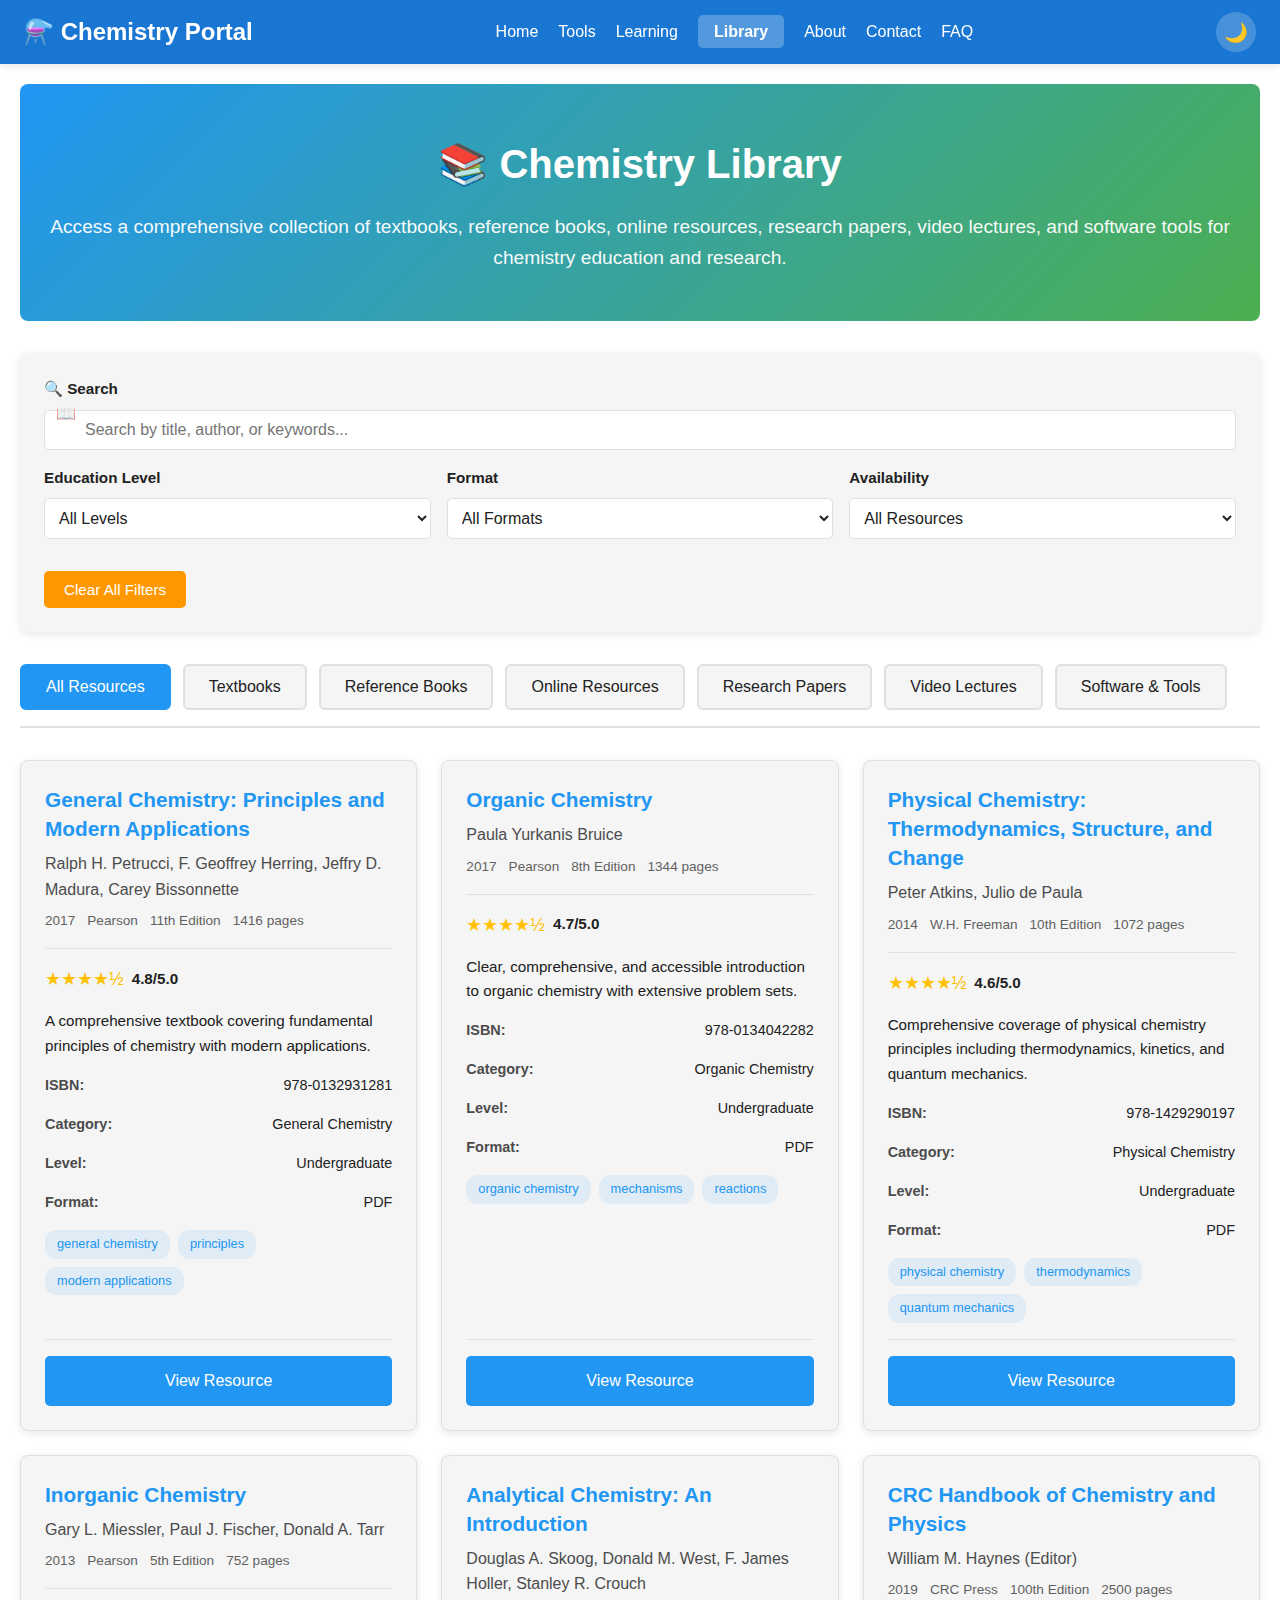
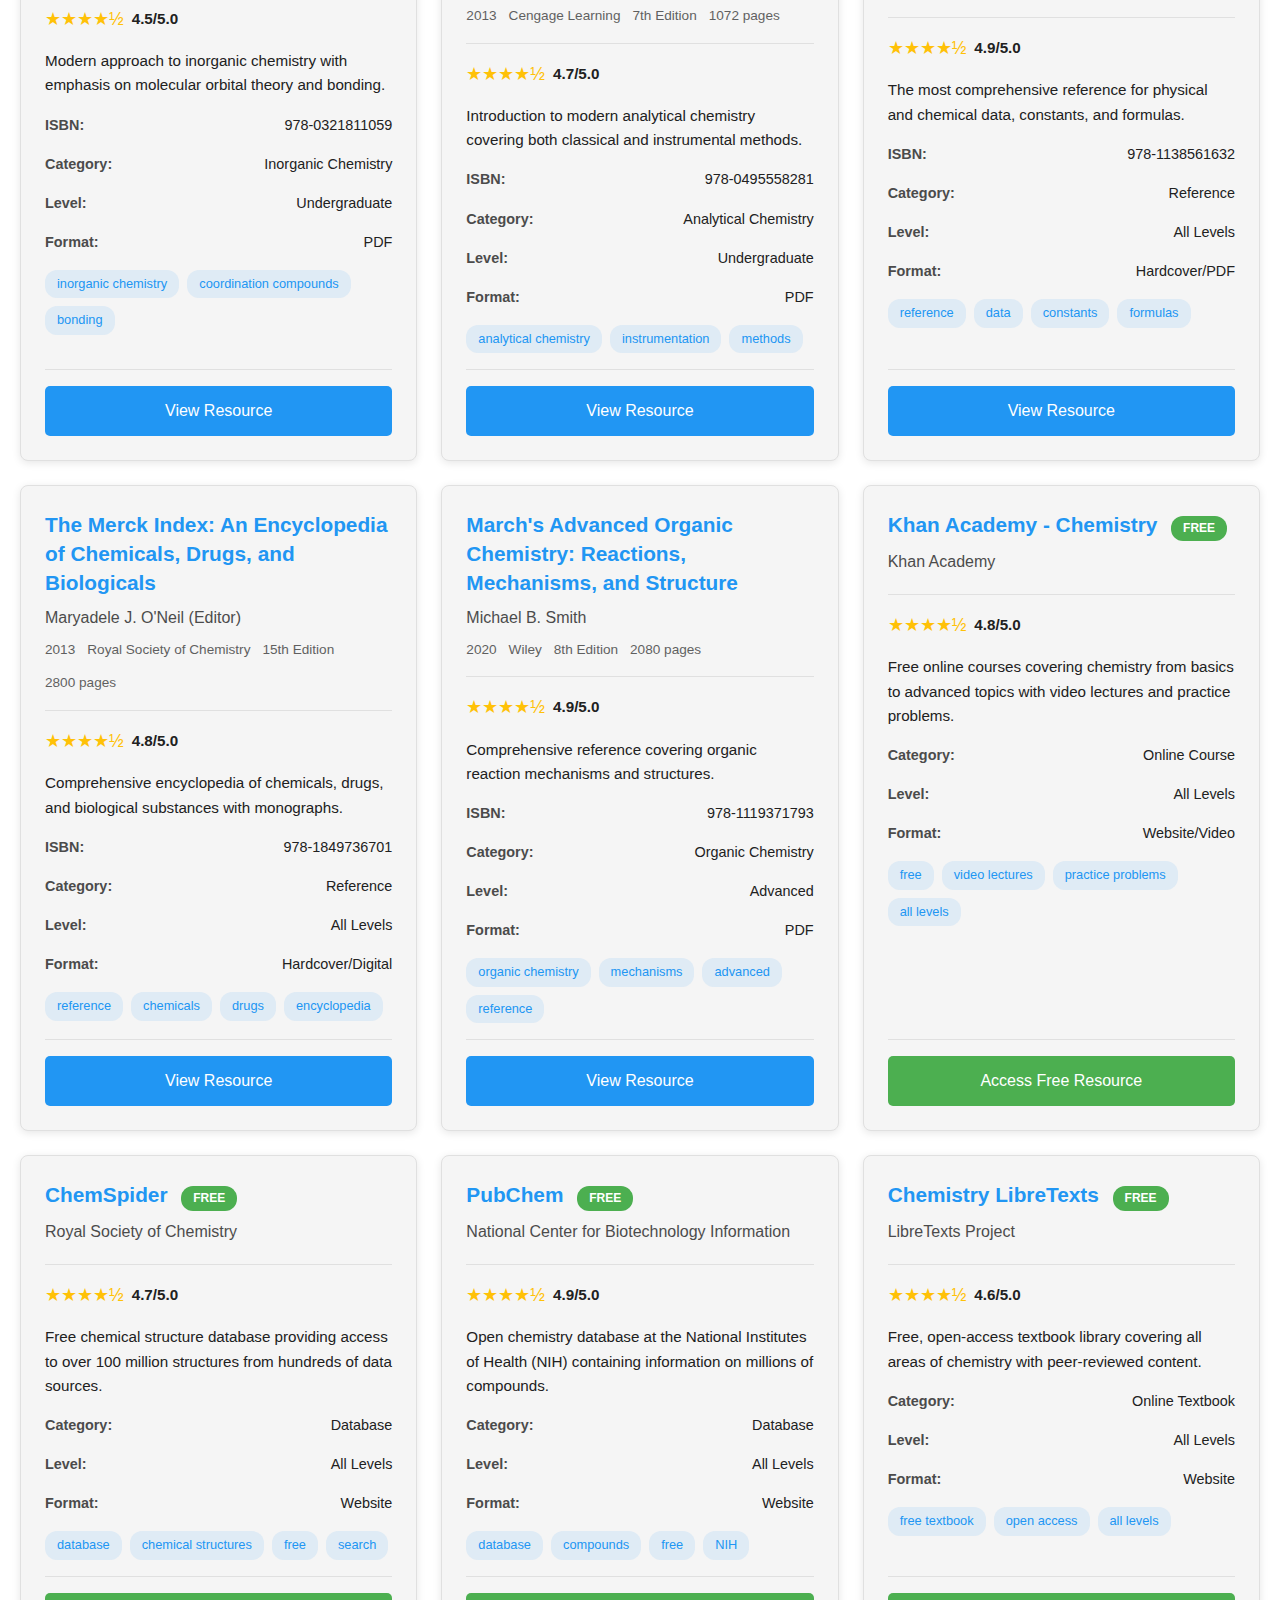
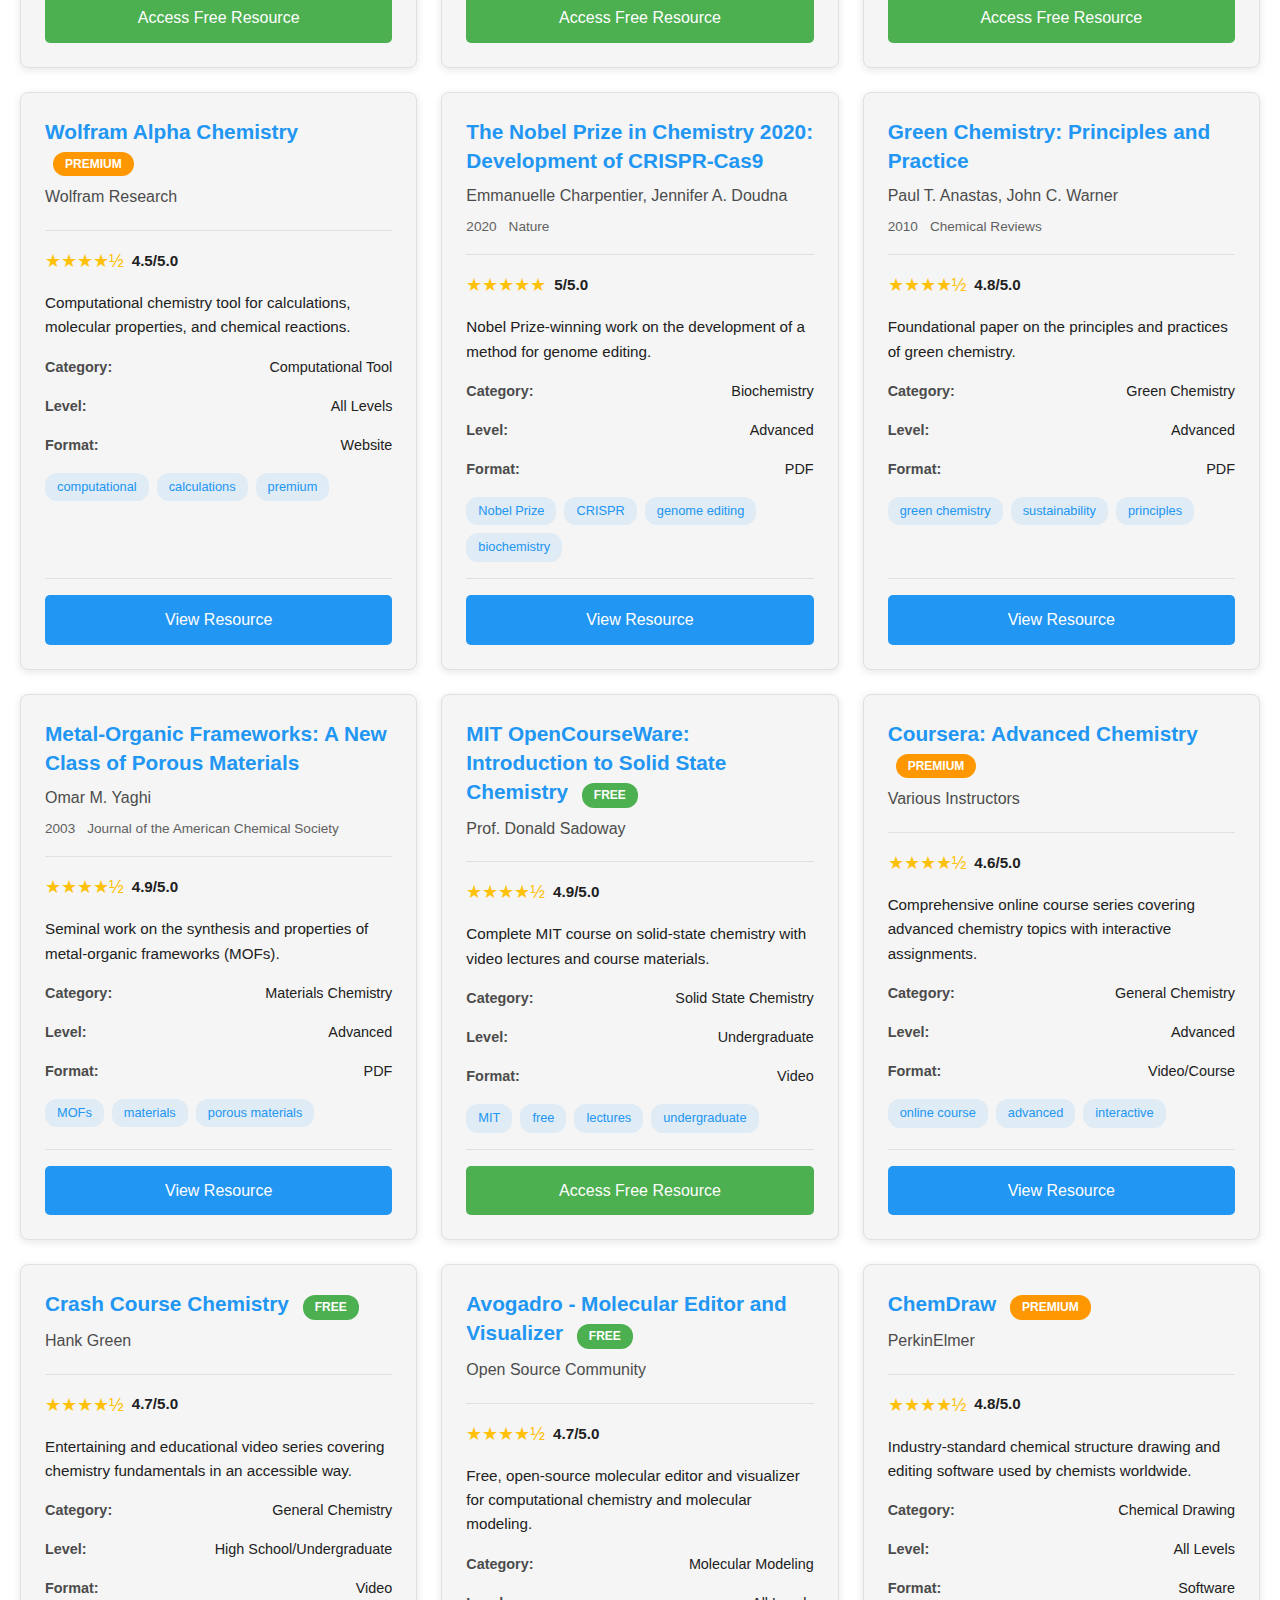
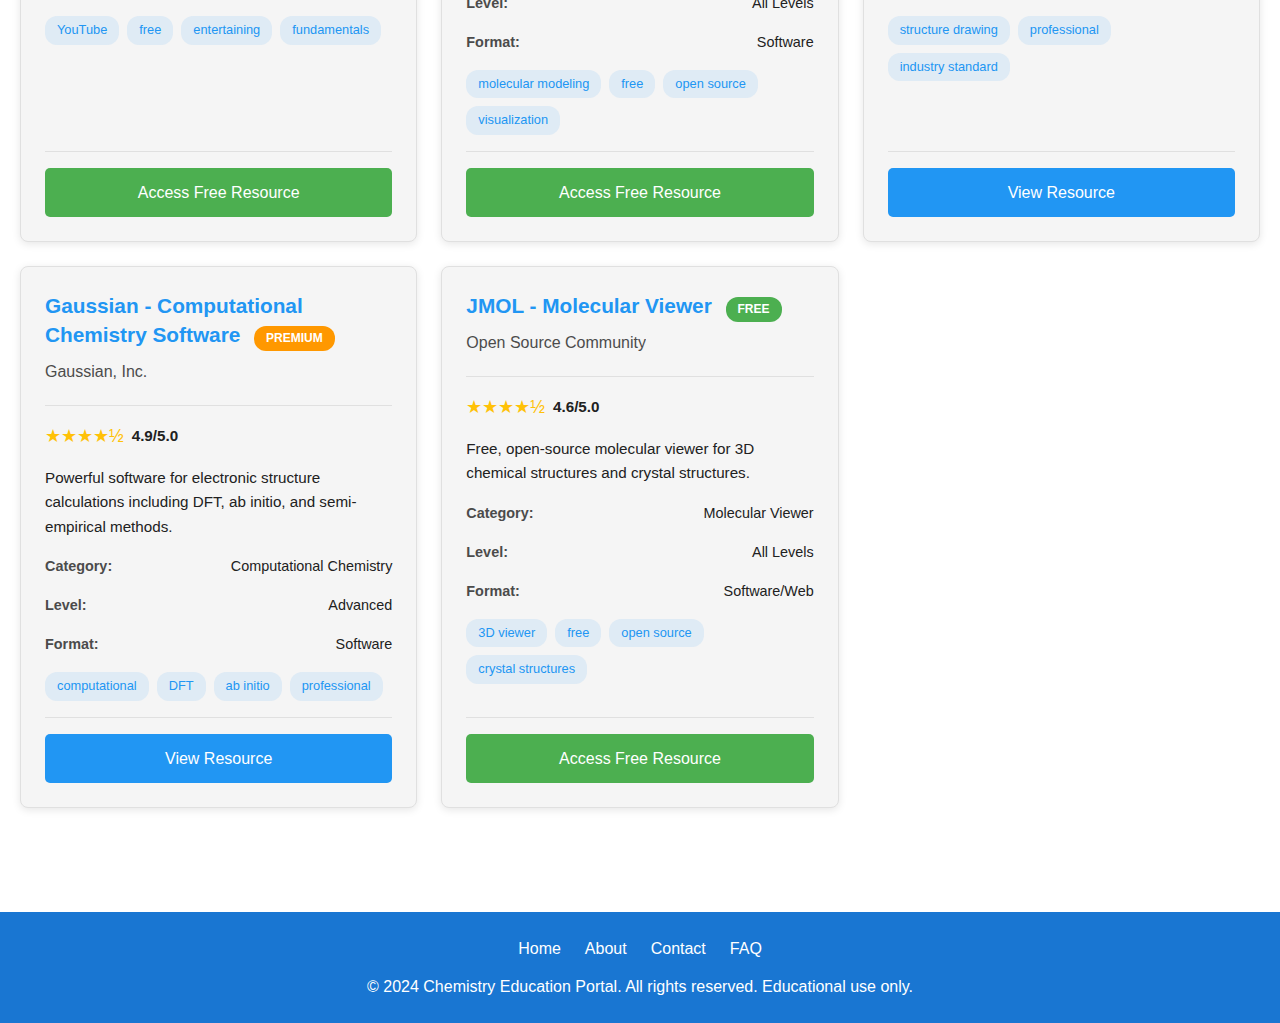
<file: library.html>
<!DOCTYPE html>
<html lang="en">
<head>
    <meta charset="UTF-8">
    <meta name="viewport" content="width=device-width, initial-scale=1.0">
    <meta name="description" content="Chemistry Library - Access textbooks, reference books, online resources, research papers, video lectures, and software tools for chemistry learning and research.">
    <meta name="keywords" content="chemistry library, chemistry books, chemistry textbooks, chemistry resources, chemistry reference, chemistry software">
    <title>Chemistry Library - Chemistry Education Portal</title>
    <link rel="stylesheet" href="css/style.css">
    <link rel="stylesheet" href="css/library.css">
</head>
<body>
    <!-- Navigation -->
    <nav class="navbar">
        <div class="nav-container">
            <a href="index.html" class="logo">⚗️ Chemistry Portal</a>
            <ul class="nav-links">
                <li><a href="index.html">Home</a></li>
                <li><a href="index.html#tools">Tools</a></li>
                <li><a href="index.html#learning">Learning</a></li>
                <li><a href="library.html">Library</a></li>
                <li><a href="about.html">About</a></li>
                <li><a href="contact.html">Contact</a></li>
                <li><a href="faq.html">FAQ</a></li>
            </ul>
            <button class="theme-toggle" aria-label="Toggle dark mode" data-tooltip="Switch to Dark Mode">🌙</button>
        </div>
    </nav>

    <!-- Main Content -->
    <div class="container">
        <!-- Library Hero Section -->
        <section class="library-hero">
            <h1>📚 Chemistry Library</h1>
            <p>Access a comprehensive collection of textbooks, reference books, online resources, research papers, video lectures, and software tools for chemistry education and research.</p>
        </section>

        <!-- Filters Section -->
        <section class="library-filters">
            <div class="filter-row">
                <div class="filter-group search-wrapper">
                    <label for="search-input">🔍 Search</label>
                    <span class="search-icon">📖</span>
                    <input type="text" id="search-input" placeholder="Search by title, author, or keywords..." autocomplete="off">
                </div>
            </div>
            
            <div class="filter-row">
                <div class="filter-group">
                    <label for="level-filter">Education Level</label>
                    <select id="level-filter">
                        <option value="all">All Levels</option>
                        <option value="High School">High School</option>
                        <option value="Undergraduate">Undergraduate</option>
                        <option value="Advanced">Advanced</option>
                        <option value="All Levels">All Levels</option>
                    </select>
                </div>
                
                <div class="filter-group">
                    <label for="format-filter">Format</label>
                    <select id="format-filter">
                        <option value="all">All Formats</option>
                        <option value="PDF">PDF</option>
                        <option value="Video">Video</option>
                        <option value="Website">Website</option>
                        <option value="Software">Software</option>
                        <option value="Hardcover/PDF">Hardcover/PDF</option>
                        <option value="Hardcover/Digital">Hardcover/Digital</option>
                    </select>
                </div>
                
                <div class="filter-group">
                    <label for="free-filter">Availability</label>
                    <select id="free-filter">
                        <option value="all">All Resources</option>
                        <option value="free">Free Only</option>
                        <option value="premium">Premium Only</option>
                    </select>
                </div>
            </div>
            
            <button class="clear-filters-btn">Clear All Filters</button>
        </section>

        <!-- Category Tabs -->
        <section class="category-tabs">
            <!-- Tabs will be dynamically generated by JavaScript -->
        </section>

        <!-- Library Items Grid -->
        <section class="library-grid">
            <!-- Items will be dynamically loaded from JSON and displayed here -->
            <div class="loading">Loading library resources</div>
        </section>
    </div>

    <!-- Footer -->
    <footer class="footer">
        <div class="footer-links">
            <a href="index.html">Home</a>
            <a href="about.html">About</a>
            <a href="contact.html">Contact</a>
            <a href="faq.html">FAQ</a>
        </div>
        <p>&copy; 2024 Chemistry Education Portal. All rights reserved. Educational use only.</p>
    </footer>

    <!-- Scripts -->
    <script src="js/main.js"></script>
    <script src="js/library.js"></script>
</body>
</html>
</file>
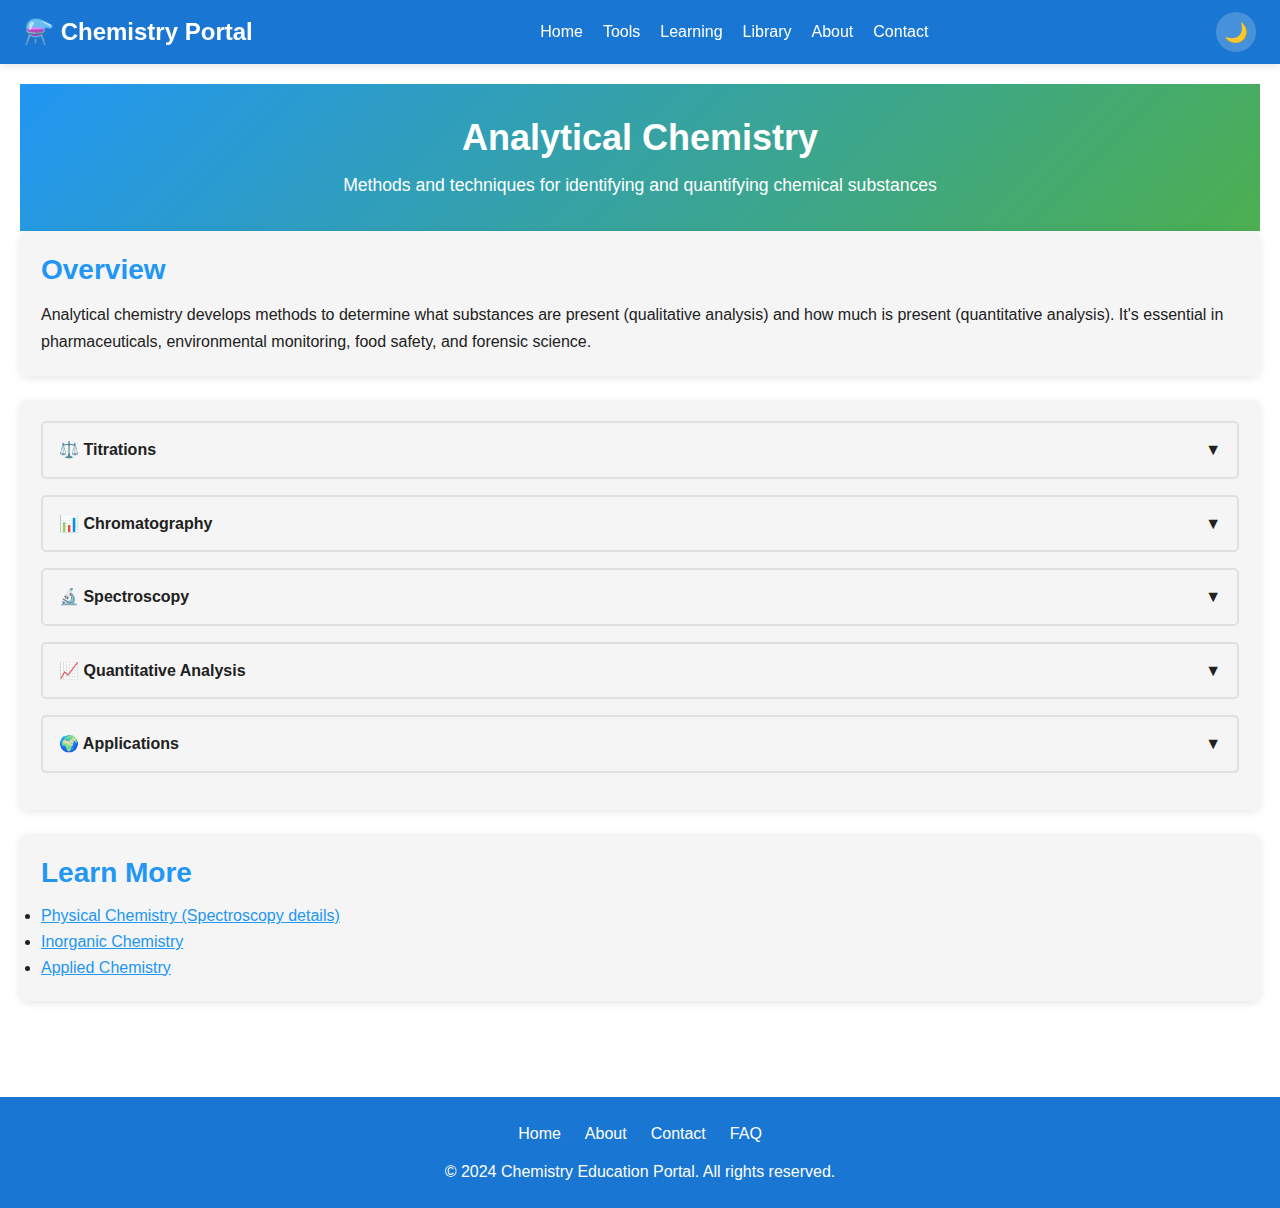
<file: branches/analytical-chemistry.html>
<!DOCTYPE html>
<html lang="en">
<head>
    <meta charset="UTF-8">
    <meta name="viewport" content="width=device-width, initial-scale=1.0">
    <meta name="description" content="Learn Analytical Chemistry: Titrations, Chromatography, Spectroscopy, and Chemical Analysis methods with practical examples.">
    <meta name="keywords" content="analytical chemistry, titrations, chromatography, spectroscopy, chemical analysis, instrumental analysis">
    <title>Analytical Chemistry - Chemistry Education Portal</title>
    <link rel="stylesheet" href="../css/style.css">
</head>
<body>
    <nav class="navbar">
        <div class="nav-container">
            <a href="../index.html" class="logo">⚗️ Chemistry Portal</a>
            <ul class="nav-links">
                <li><a href="../index.html">Home</a></li>
                <li><a href="../index.html#tools">Tools</a></li>
                <li><a href="../index.html#learning">Learning</a></li>
                <li><a href="../library.html">Library</a></li>
                <li><a href="../about.html">About</a></li>
                <li><a href="../contact.html">Contact</a></li>
            </ul>
            <button class="theme-toggle" aria-label="Toggle dark mode" data-tooltip="Switch to Dark Mode">🌙</button>
        </div>
    </nav>

    <div class="container">
        <section class="hero" style="padding: 2rem;">
            <h1>Analytical Chemistry</h1>
            <p>Methods and techniques for identifying and quantifying chemical substances</p>
        </section>

        <section class="card">
            <h2>Overview</h2>
            <p>Analytical chemistry develops methods to determine what substances are present (qualitative analysis) and how much is present (quantitative analysis). It's essential in pharmaceuticals, environmental monitoring, food safety, and forensic science.</p>
        </section>

        <section class="card">
            <div class="collapsible-container">
                <div class="collapsible">
                    <div class="collapsible-header">
                        <span>⚖️ Titrations</span>
                        <span>▼</span>
                    </div>
                    <div class="collapsible-content">
                        <div class="collapsible-body">
                            <h3>Acid-Base Titration</h3>
                            <p>Determines concentration of acid or base:</p>
                            <ul>
                                <li><strong>Equivalence Point:</strong> Moles of acid = moles of base</li>
                                <li><strong>End Point:</strong> Visual indicator change (pH indicator)</li>
                                <li><strong>Calculation:</strong> M₁V₁ = M₂V₂</li>
                            </ul>

                            <h3>Redox Titration</h3>
                            <ul>
                                <li>Based on oxidation-reduction reactions</li>
                                <li>Examples: Permanganate, iodometric titrations</li>
                                <li>Used for Fe²⁺, H₂O₂, vitamin C determination</li>
                            </ul>

                            <h3>Complexometric Titration</h3>
                            <ul>
                                <li>Uses EDTA to complex metal ions</li>
                                <li>Determines hardness of water (Ca²⁺, Mg²⁺)</li>
                                <li>Eriochrome Black T as indicator</li>
                            </ul>

                            <h3>Precipitation Titration</h3>
                            <ul>
                                <li>Forms insoluble precipitate</li>
                                <li>Example: Ag⁺ + Cl⁻ → AgCl(s)</li>
                                <li>Used for halide determination</li>
                            </ul>
                        </div>
                    </div>
                </div>

                <div class="collapsible">
                    <div class="collapsible-header">
                        <span>📊 Chromatography</span>
                        <span>▼</span>
                    </div>
                    <div class="collapsible-content">
                        <div class="collapsible-body">
                            <h3>Principle</h3>
                            <p>Separation based on differential partitioning between mobile and stationary phases.</p>

                            <h3>Types</h3>
                            <ul>
                                <li><strong>Thin Layer (TLC):</strong> Simple, quick separation</li>
                                <li><strong>Column Chromatography:</strong> Large-scale separation</li>
                                <li><strong>Gas (GC):</strong> Volatile compounds, high resolution</li>
                                <li><strong>High Performance Liquid (HPLC):</strong> Non-volatile compounds</li>
                                <li><strong>Ion Exchange:</strong> Separates ions</li>
                            </ul>

                            <h3>Retention Factor (Rf)</h3>
                            <p>Rf = distance traveled by compound / distance traveled by solvent</p>
                            <p>Used to identify compounds in TLC</p>

                            <h3>Applications</h3>
                            <ul>
                                <li>Drug purity testing</li>
                                <li>Environmental pollutant analysis</li>
                                <li>Food quality control</li>
                                <li>Forensic analysis</li>
                            </ul>
                        </div>
                    </div>
                </div>

                <div class="collapsible">
                    <div class="collapsible-header">
                        <span>🔬 Spectroscopy</span>
                        <span>▼</span>
                    </div>
                    <div class="collapsible-content">
                        <div class="collapsible-body">
                            <h3>UV-Visible Spectroscopy</h3>
                            <ul>
                                <li>Measures electronic transitions</li>
                                <li>Beer-Lambert Law: A = εcl</li>
                                <li>Quantitative analysis of colored compounds</li>
                                <li>Wavelength range: 200-800 nm</li>
                            </ul>

                            <h3>Infrared (IR) Spectroscopy</h3>
                            <ul>
                                <li>Vibrational transitions</li>
                                <li>Fingerprint region: 1500-500 cm⁻¹</li>
                                <li>Functional group identification</li>
                                <li>Qualitative analysis</li>
                            </ul>

                            <h3>NMR Spectroscopy</h3>
                            <ul>
                                <li>Nuclear magnetic resonance</li>
                                <li>Reveals molecular structure</li>
                                <li>Chemical shifts indicate environment</li>
                                <li>Most powerful for organic compounds</li>
                            </ul>

                            <h3>Mass Spectrometry (MS)</h3>
                            <ul>
                                <li>Measures mass-to-charge ratio</li>
                                <li>Determines molecular weight</li>
                                <li>Fragment analysis for structure</li>
                                <li>Combined with GC or LC (GC-MS, LC-MS)</li>
                            </ul>

                            <h3>Atomic Absorption/Emission</h3>
                            <ul>
                                <li>Quantitative analysis of metals</li>
                                <li>Very sensitive (ppb levels)</li>
                                <li>Used in environmental and clinical analysis</li>
                            </ul>
                        </div>
                    </div>
                </div>

                <div class="collapsible">
                    <div class="collapsible-header">
                        <span>📈 Quantitative Analysis</span>
                        <span>▼</span>
                    </div>
                    <div class="collapsible-content">
                        <div class="collapsible-body">
                            <h3>Calibration Methods</h3>
                            <ul>
                                <li><strong>External Standard:</strong> Compare unknown to standard</li>
                                <li><strong>Internal Standard:</strong> Add known amount of different compound</li>
                                <li><strong>Standard Addition:</strong> Add known amounts to sample</li>
                            </ul>

                            <h3>Detection Limits</h3>
                            <ul>
                                <li><strong>Limit of Detection (LOD):</strong> Lowest detectable concentration</li>
                                <li><strong>Limit of Quantification (LOQ):</strong> Lowest quantifiable concentration</li>
                                <li>Critical for trace analysis</li>
                            </ul>

                            <h3>Accuracy and Precision</h3>
                            <ul>
                                <li><strong>Accuracy:</strong> Closeness to true value</li>
                                <li><strong>Precision:</strong> Reproducibility of measurements</li>
                                <li>Both important for reliable results</li>
                            </ul>

                            <h3>Statistical Analysis</h3>
                            <ul>
                                <li>Mean, standard deviation</li>
                                <li>Confidence intervals</li>
                                <li>t-tests for significance</li>
                            </ul>
                        </div>
                    </div>
                </div>

                <div class="collapsible">
                    <div class="collapsible-header">
                        <span>🌍 Applications</span>
                        <span>▼</span>
                    </div>
                    <div class="collapsible-content">
                        <div class="collapsible-body">
                            <h3>Environmental Analysis</h3>
                            <ul>
                                <li>Water quality testing</li>
                                <li>Air pollution monitoring</li>
                                <li>Soil contamination analysis</li>
                            </ul>

                            <h3>Clinical Chemistry</h3>
                            <ul>
                                <li>Blood glucose monitoring</li>
                                <li>Drug level testing</li>
                                <li>Hormone analysis</li>
                            </ul>

                            <h3>Food Analysis</h3>
                            <ul>
                                <li>Nutritional labeling</li>
                                <li>Contaminant detection</li>
                                <li>Pesticide residues</li>
                            </ul>

                            <h3>Forensic Analysis</h3>
                            <ul>
                                <li>Drug identification</li>
                                <li>Toxicology</li>
                                <li>Trace evidence</li>
                            </ul>
                        </div>
                    </div>
                </div>
            </div>
        </section>

        <section class="card">
            <h2>Learn More</h2>
            <ul>
                <li><a href="../branches/physical-chemistry.html" style="color: var(--primary-color);">Physical Chemistry (Spectroscopy details)</a></li>
                <li><a href="../branches/inorganic-chemistry.html" style="color: var(--primary-color);">Inorganic Chemistry</a></li>
                <li><a href="../branches/applied-chemistry.html" style="color: var(--primary-color);">Applied Chemistry</a></li>
            </ul>
        </section>
    </div>

    <footer class="footer">
        <div class="footer-links">
            <a href="../index.html">Home</a>
            <a href="../about.html">About</a>
            <a href="../contact.html">Contact</a>
            <a href="../faq.html">FAQ</a>
        </div>
        <p>&copy; 2024 Chemistry Education Portal. All rights reserved.</p>
    </footer>

    <script src="../js/main.js"></script>
</body>
</html>
</file>
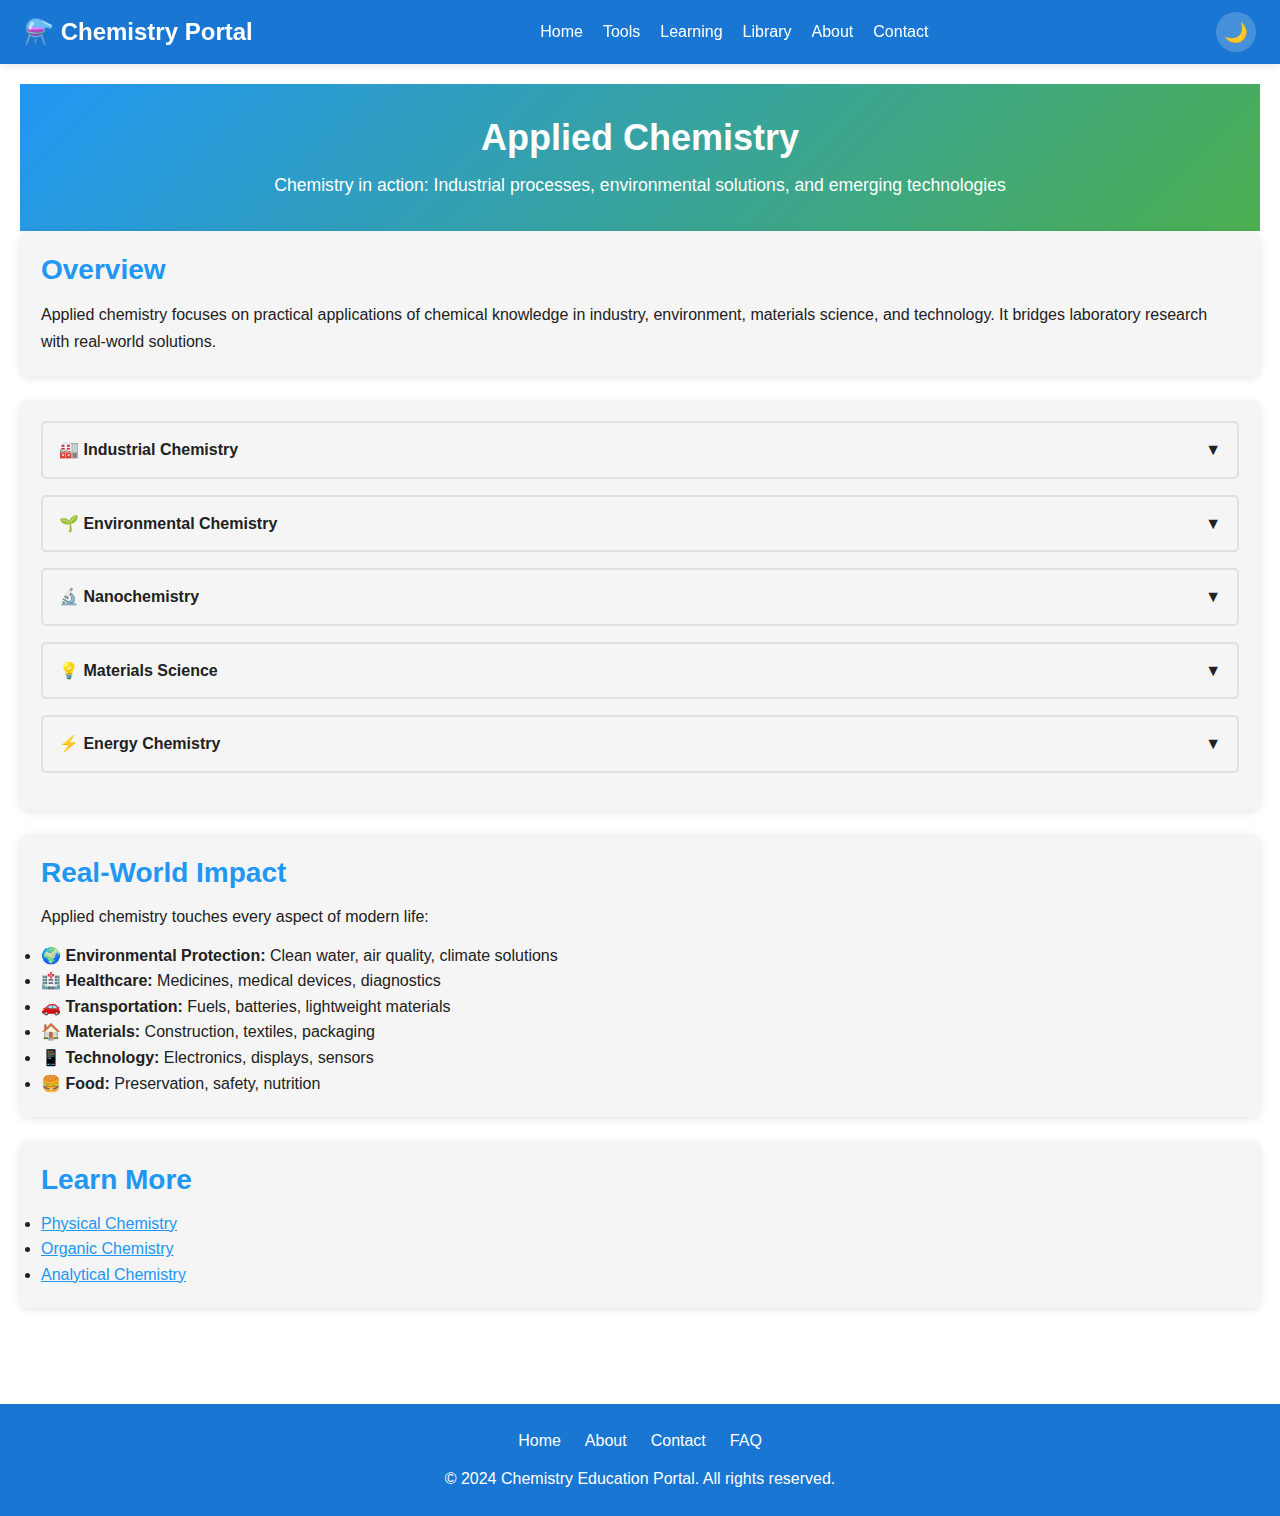
<file: branches/applied-chemistry.html>
<!DOCTYPE html>
<html lang="en">
<head>
    <meta charset="UTF-8">
    <meta name="viewport" content="width=device-width, initial-scale=1.0">
    <meta name="description" content="Learn Applied Chemistry: Industrial Processes, Environmental Chemistry, Nanochemistry, and Real-World Applications.">
    <meta name="keywords" content="applied chemistry, industrial chemistry, environmental chemistry, nanochemistry, green chemistry, materials science">
    <title>Applied Chemistry - Chemistry Education Portal</title>
    <link rel="stylesheet" href="../css/style.css">
</head>
<body>
    <nav class="navbar">
        <div class="nav-container">
            <a href="../index.html" class="logo">⚗️ Chemistry Portal</a>
            <ul class="nav-links">
                <li><a href="../index.html">Home</a></li>
                <li><a href="../index.html#tools">Tools</a></li>
                <li><a href="../index.html#learning">Learning</a></li>
                <li><a href="../library.html">Library</a></li>
                <li><a href="../about.html">About</a></li>
                <li><a href="../contact.html">Contact</a></li>
            </ul>
            <button class="theme-toggle" aria-label="Toggle dark mode" data-tooltip="Switch to Dark Mode">🌙</button>
        </div>
    </nav>

    <div class="container">
        <section class="hero" style="padding: 2rem;">
            <h1>Applied Chemistry</h1>
            <p>Chemistry in action: Industrial processes, environmental solutions, and emerging technologies</p>
        </section>

        <section class="card">
            <h2>Overview</h2>
            <p>Applied chemistry focuses on practical applications of chemical knowledge in industry, environment, materials science, and technology. It bridges laboratory research with real-world solutions.</p>
        </section>

        <section class="card">
            <div class="collapsible-container">
                <div class="collapsible">
                    <div class="collapsible-header">
                        <span>🏭 Industrial Chemistry</span>
                        <span>▼</span>
                    </div>
                    <div class="collapsible-content">
                        <div class="collapsible-body">
                            <h3>Chemical Manufacturing</h3>
                            <ul>
                                <li><strong>Haber-Bosch Process:</strong> N₂ + 3H₂ → 2NH₃ (ammonia production)</li>
                                <li><strong>Contact Process:</strong> SO₂ → SO₃ → H₂SO₄ (sulfuric acid)</li>
                                <li><strong>Ostwald Process:</strong> NH₃ → HNO₃ (nitric acid)</li>
                                <li><strong>Chlor-Alkali Process:</strong> 2NaCl + 2H₂O → Cl₂ + H₂ + 2NaOH</li>
                            </ul>

                            <h3>Petrochemical Industry</h3>
                            <ul>
                                <li><strong>Cracking:</strong> Breaking large hydrocarbons</li>
                                <li><strong>Reforming:</strong> Creating aromatics</li>
                                <li><strong>Polymerization:</strong> Making plastics</li>
                                <li>Fuels, lubricants, plastics production</li>
                            </ul>

                            <h3>Pharmaceutical Industry</h3>
                            <ul>
                                <li>Drug synthesis and design</li>
                                <li>Quality control and analysis</li>
                                <li>Process optimization</li>
                                <li>Scale-up from lab to production</li>
                            </ul>

                            <h3>Green Chemistry Principles</h3>
                            <ol>
                                <li>Prevent waste</li>
                                <li>Atom economy</li>
                                <li>Less hazardous synthesis</li>
                                <li>Safer chemicals</li>
                                <li>Renewable feedstocks</li>
                                <li>Energy efficiency</li>
                                <li>Catalysis over stoichiometry</li>
                                <li>Biodegradable products</li>
                            </ol>
                        </div>
                    </div>
                </div>

                <div class="collapsible">
                    <div class="collapsible-header">
                        <span>🌱 Environmental Chemistry</span>
                        <span>▼</span>
                    </div>
                    <div class="collapsible-content">
                        <div class="collapsible-body">
                            <h3>Atmospheric Chemistry</h3>
                            <ul>
                                <li><strong>Ozone Layer:</strong> O₃ protects from UV, CFCs deplete it</li>
                                <li><strong>Greenhouse Effect:</strong> CO₂, CH₄, N₂O trap heat</li>
                                <li><strong>Acid Rain:</strong> SO₂, NOₓ → H₂SO₄, HNO₃</li>
                                <li><strong>Photochemical Smog:</strong> Ozone from NOₓ + VOCs + sunlight</li>
                            </ul>

                            <h3>Water Chemistry</h3>
                            <ul>
                                <li><strong>Water Treatment:</strong> Coagulation, sedimentation, filtration, disinfection</li>
                                <li><strong>pH Control:</strong> Maintaining safe levels</li>
                                <li><strong>Hardness:</strong> Ca²⁺, Mg²⁺ removal</li>
                                <li><strong>Contaminant Removal:</strong> Heavy metals, organic pollutants</li>
                            </ul>

                            <h3>Soil Chemistry</h3>
                            <ul>
                                <li>Nutrient cycling (N, P, K)</li>
                                <li>pH and fertility</li>
                                <li>Contaminant remediation</li>
                                <li>Heavy metal immobilization</li>
                            </ul>

                            <h3>Pollution Control</h3>
                            <ul>
                                <li><strong>Wastewater Treatment:</strong> Physical, biological, chemical processes</li>
                                <li><strong>Air Pollution Control:</strong> Scrubbers, filters, catalytic converters</li>
                                <li><strong>Hazardous Waste:</strong> Incineration, chemical treatment</li>
                            </ul>

                            <h3>Sustainability</h3>
                            <ul>
                                <li>Renewable energy sources</li>
                                <li>Carbon capture and storage</li>
                                <li>Circular economy principles</li>
                                <li>Life cycle assessment</li>
                            </ul>
                        </div>
                    </div>
                </div>

                <div class="collapsible">
                    <div class="collapsible-header">
                        <span>🔬 Nanochemistry</span>
                        <span>▼</span>
                    </div>
                    <div class="collapsible-content">
                        <div class="collapsible-body">
                            <h3>Nanomaterials</h3>
                            <p>Materials with dimensions 1-100 nm, exhibiting unique properties:</p>
                            <ul>
                                <li><strong>Size Effects:</strong> Surface area to volume ratio increases</li>
                                <li><strong>Quantum Effects:</strong> Different electronic properties</li>
                                <li><strong>Reactivity:</strong> Enhanced catalytic activity</li>
                            </ul>

                            <h3>Types</h3>
                            <ul>
                                <li><strong>Nanoparticles:</strong> Gold, silver, quantum dots</li>
                                <li><strong>Nanotubes:</strong> Carbon nanotubes (CNTs)</li>
                                <li><strong>Graphene:</strong> 2D carbon sheets</li>
                                <li><strong>Nanocomposites:</strong> Polymer + nanoparticle</li>
                            </ul>

                            <h3>Synthesis Methods</h3>
                            <ul>
                                <li><strong>Top-Down:</strong> Grinding, lithography</li>
                                <li><strong>Bottom-Up:</strong> Self-assembly, chemical synthesis</li>
                                <li><strong>Green Synthesis:</strong> Biological methods</li>
                            </ul>

                            <h3>Applications</h3>
                            <ul>
                                <li><strong>Electronics:</strong> Smaller, faster devices</li>
                                <li><strong>Medicine:</strong> Drug delivery, imaging</li>
                                <li><strong>Energy:</strong> Solar cells, batteries</li>
                                <li><strong>Catalysis:</strong> More efficient reactions</li>
                                <li><strong>Materials:</strong> Stronger, lighter composites</li>
                            </ul>

                            <h3>Safety Considerations</h3>
                            <ul>
                                <li>Potential toxicity concerns</li>
                                <li>Environmental impact</li>
                                <li>Regulatory frameworks</li>
                            </ul>
                        </div>
                    </div>
                </div>

                <div class="collapsible">
                    <div class="collapsible-header">
                        <span>💡 Materials Science</span>
                        <span>▼</span>
                    </div>
                    <div class="collapsible-content">
                        <div class="collapsible-body">
                            <h3>Polymers</h3>
                            <ul>
                                <li>Plastics, fibers, elastomers</li>
                                <li>Tailored properties for applications</li>
                                <li>Biodegradable alternatives</li>
                            </ul>

                            <h3>Ceramics</h3>
                            <ul>
                                <li>High temperature stability</li>
                                <li>Electrical insulators or conductors</li>
                                <li>Biomedical implants</li>
                            </ul>

                            <h3>Composites</h3>
                            <ul>
                                <li>Fiber-reinforced materials</li>
                                <li>Aerospace applications</li>
                                <li>Automotive components</li>
                            </ul>

                            <h3>Smart Materials</h3>
                            <ul>
                                <li>Shape memory alloys</li>
                                <li>Self-healing materials</li>
                                <li>Responsive polymers</li>
                            </ul>
                        </div>
                    </div>
                </div>

                <div class="collapsible">
                    <div class="collapsible-header">
                        <span>⚡ Energy Chemistry</span>
                        <span>▼</span>
                    </div>
                    <div class="collapsible-content">
                        <div class="collapsible-body">
                            <h3>Batteries</h3>
                            <ul>
                                <li><strong>Lithium-ion:</strong> LiCoO₂ cathode, graphite anode</li>
                                <li><strong>Flow Batteries:</strong> Redox couples in liquid</li>
                                <li><strong>Solid State:</strong> Next-generation technology</li>
                            </ul>

                            <h3>Fuel Cells</h3>
                            <ul>
                                <li>H₂ + O₂ → H₂O + electricity</li>
                                <li>Zero emissions (if H₂ from renewable sources)</li>
                                <li>High efficiency</li>
                            </ul>

                            <h3>Solar Energy</h3>
                            <ul>
                                <li>Photovoltaic cells (Si, perovskites)</li>
                                <li>Solar thermal systems</li>
                                <li>Energy storage solutions</li>
                            </ul>

                            <h3>Hydrogen Economy</h3>
                            <ul>
                                <li>Production: Electrolysis, reforming</li>
                                <li>Storage: High pressure, materials-based</li>
                                <li>Use: Fuel cells, combustion</li>
                            </ul>
                        </div>
                    </div>
                </div>
            </div>
        </section>

        <section class="card">
            <h2>Real-World Impact</h2>
            <p>Applied chemistry touches every aspect of modern life:</p>
            <ul>
                <li>🌍 <strong>Environmental Protection:</strong> Clean water, air quality, climate solutions</li>
                <li>🏥 <strong>Healthcare:</strong> Medicines, medical devices, diagnostics</li>
                <li>🚗 <strong>Transportation:</strong> Fuels, batteries, lightweight materials</li>
                <li>🏠 <strong>Materials:</strong> Construction, textiles, packaging</li>
                <li>📱 <strong>Technology:</strong> Electronics, displays, sensors</li>
                <li>🍔 <strong>Food:</strong> Preservation, safety, nutrition</li>
            </ul>
        </section>

        <section class="card">
            <h2>Learn More</h2>
            <ul>
                <li><a href="../branches/physical-chemistry.html" style="color: var(--primary-color);">Physical Chemistry</a></li>
                <li><a href="../branches/organic-chemistry.html" style="color: var(--primary-color);">Organic Chemistry</a></li>
                <li><a href="../branches/analytical-chemistry.html" style="color: var(--primary-color);">Analytical Chemistry</a></li>
            </ul>
        </section>
    </div>

    <footer class="footer">
        <div class="footer-links">
            <a href="../index.html">Home</a>
            <a href="../about.html">About</a>
            <a href="../contact.html">Contact</a>
            <a href="../faq.html">FAQ</a>
        </div>
        <p>&copy; 2024 Chemistry Education Portal. All rights reserved.</p>
    </footer>

    <script src="../js/main.js"></script>
</body>
</html>
</file>
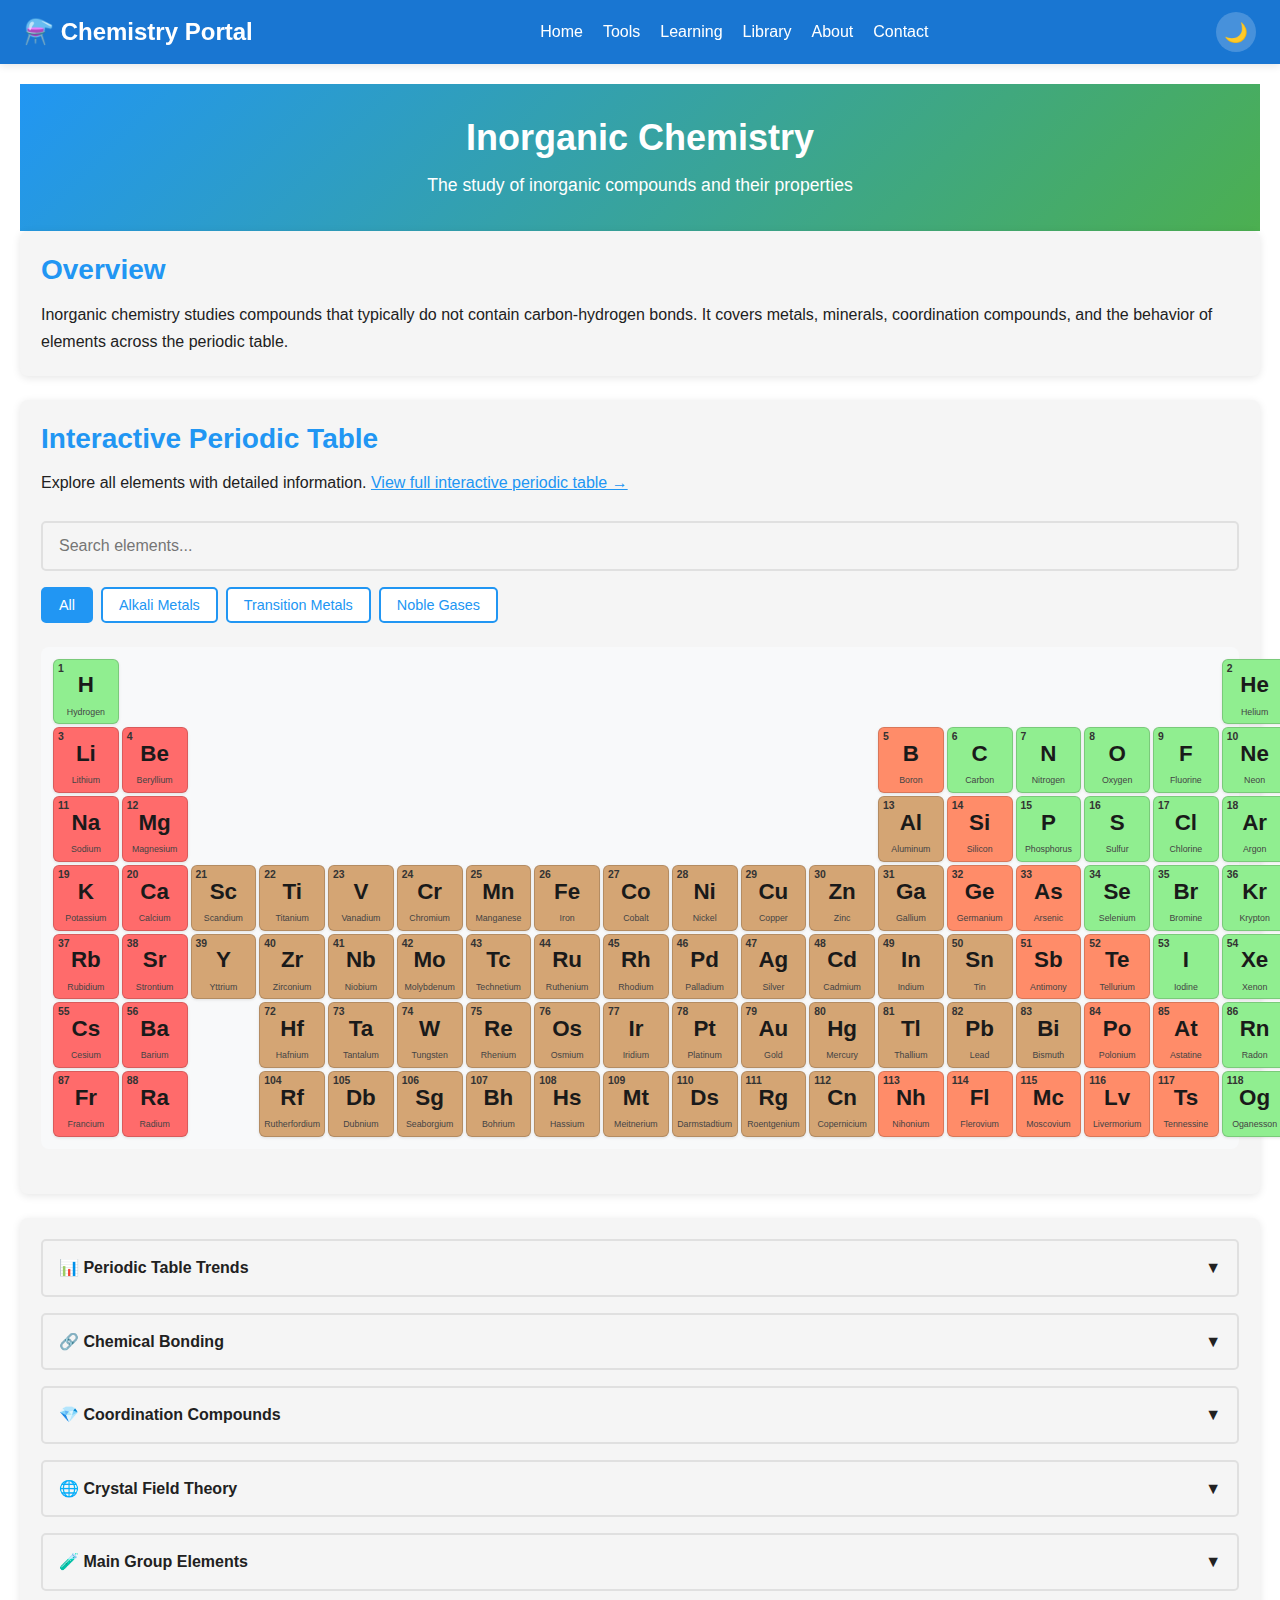
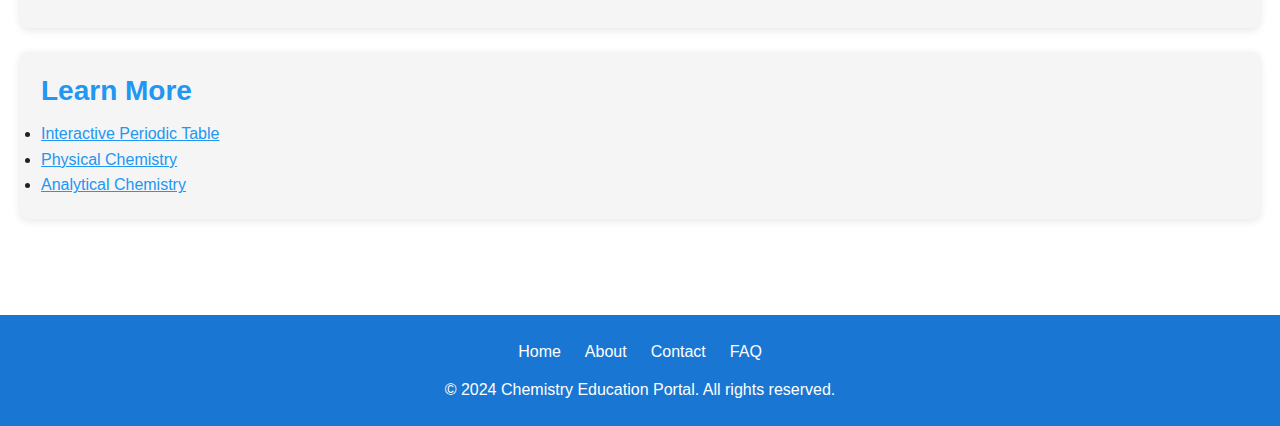
<file: branches/inorganic-chemistry.html>
<!DOCTYPE html>
<html lang="en">
<head>
    <meta charset="UTF-8">
    <meta name="viewport" content="width=device-width, initial-scale=1.0">
    <meta name="description" content="Learn Inorganic Chemistry: Periodic Table, Chemical Bonding, Coordination Compounds, and Crystal Field Theory with detailed explanations.">
    <meta name="keywords" content="inorganic chemistry, periodic table, chemical bonding, coordination compounds, crystal field theory, transition metals">
    <title>Inorganic Chemistry - Chemistry Education Portal</title>
    <link rel="stylesheet" href="../css/style.css">
</head>
<body>
    <nav class="navbar">
        <div class="nav-container">
            <a href="../index.html" class="logo">⚗️ Chemistry Portal</a>
            <ul class="nav-links">
                <li><a href="../index.html">Home</a></li>
                <li><a href="../index.html#tools">Tools</a></li>
                <li><a href="../index.html#learning">Learning</a></li>
                <li><a href="../library.html">Library</a></li>
                <li><a href="../about.html">About</a></li>
                <li><a href="../contact.html">Contact</a></li>
            </ul>
            <button class="theme-toggle" aria-label="Toggle dark mode" data-tooltip="Switch to Dark Mode">🌙</button>
        </div>
    </nav>

    <div class="container">
        <section class="hero" style="padding: 2rem;">
            <h1>Inorganic Chemistry</h1>
            <p>The study of inorganic compounds and their properties</p>
        </section>

        <section class="card">
            <h2>Overview</h2>
            <p>Inorganic chemistry studies compounds that typically do not contain carbon-hydrogen bonds. It covers metals, minerals, coordination compounds, and the behavior of elements across the periodic table.</p>
        </section>

        <section class="card">
            <h2>Interactive Periodic Table</h2>
            <p>Explore all elements with detailed information. <a href="../index.html#tools" style="color: var(--primary-color);">View full interactive periodic table →</a></p>
            
            <div class="periodic-table-container">
                <input type="text" class="search-box" placeholder="Search elements...">
                <div class="filter-buttons">
                    <button class="filter-btn active" data-category="all">All</button>
                    <button class="filter-btn" data-category="alkali-metal">Alkali Metals</button>
                    <button class="filter-btn" data-category="transition-metal">Transition Metals</button>
                    <button class="filter-btn" data-category="noble-gas">Noble Gases</button>
                </div>
                <div class="periodic-table"></div>
            </div>
        </section>

        <section class="card">
            <div class="collapsible-container">
                <div class="collapsible">
                    <div class="collapsible-header">
                        <span>📊 Periodic Table Trends</span>
                        <span>▼</span>
                    </div>
                    <div class="collapsible-content">
                        <div class="collapsible-body">
                            <h3>Atomic Radius</h3>
                            <ul>
                                <li><strong>Down a group:</strong> Increases (more electron shells)</li>
                                <li><strong>Across a period:</strong> Decreases (increased nuclear charge)</li>
                            </ul>

                            <h3>Ionization Energy</h3>
                            <p>Energy required to remove an electron:</p>
                            <ul>
                                <li>Increases across periods</li>
                                <li>Decreases down groups</li>
                                <li>Noble gases have highest IEs</li>
                            </ul>

                            <h3>Electronegativity</h3>
                            <p>Tendency to attract electrons:</p>
                            <ul>
                                <li><strong>Highest:</strong> Fluorine (4.0)</li>
                                <li><strong>Trend:</strong> Increases up and right</li>
                                <li>Metals have low electronegativity</li>
                            </ul>

                            <h3>Electron Affinity</h3>
                            <p>Energy change when electron is added. Generally more negative (exothermic) for nonmetals.</p>

                            <h3>Metallic Character</h3>
                            <p>Decreases across periods, increases down groups. Metals are good conductors, malleable, ductile.</p>
                        </div>
                    </div>
                </div>

                <div class="collapsible">
                    <div class="collapsible-header">
                        <span>🔗 Chemical Bonding</span>
                        <span>▼</span>
                    </div>
                    <div class="collapsible-content">
                        <div class="collapsible-body">
                            <h3>Ionic Bonding</h3>
                            <ul>
                                <li>Transfer of electrons from metal to nonmetal</li>
                                <li>Forms crystal lattice structures</li>
                                <li>High melting/boiling points</li>
                                <li>Conduct electricity when molten or dissolved</li>
                                <li>Example: NaCl, MgO</li>
                            </ul>

                            <h3>Covalent Bonding</h3>
                            <ul>
                                <li>Sharing of electron pairs</li>
                                <li>Can be polar or nonpolar</li>
                                <li>Forms discrete molecules or network solids</li>
                                <li>Example: H₂O, CO₂, diamond</li>
                            </ul>

                            <h3>Metallic Bonding</h3>
                            <ul>
                                <li>Delocalized electrons in metal lattice</li>
                                <li>Results in conductivity, malleability</li>
                                <li>Examples: Cu, Fe, Al</li>
                            </ul>

                            <h3>VSEPR Theory</h3>
                            <p>Valence Shell Electron Pair Repulsion - predicts molecular geometry:</p>
                            <ul>
                                <li>Linear: 180°</li>
                                <li>Trigonal planar: 120°</li>
                                <li>Tetrahedral: 109.5°</li>
                                <li>Octahedral: 90°</li>
                            </ul>
                        </div>
                    </div>
                </div>

                <div class="collapsible">
                    <div class="collapsible-header">
                        <span>💎 Coordination Compounds</span>
                        <span>▼</span>
                    </div>
                    <div class="collapsible-content">
                        <div class="collapsible-body">
                            <h3>Components</h3>
                            <ul>
                                <li><strong>Central Metal Ion:</strong> Usually transition metal</li>
                                <li><strong>Ligands:</strong> Electron pair donors (NH₃, H₂O, Cl⁻, CN⁻)</li>
                                <li><strong>Coordination Number:</strong> Number of ligands attached</li>
                            </ul>

                            <h3>Naming</h3>
                            <ol>
                                <li>Ligands (alphabetical) + metal</li>
                                <li>Use -ate suffix for anions</li>
                                <li>Use Roman numerals for metal oxidation state</li>
                            </ol>
                            <p><strong>Example:</strong> [Co(NH₃)₆]Cl₃ = Hexaamminecobalt(III) chloride</p>

                            <h3>Coordination Geometries</h3>
                            <ul>
                                <li><strong>Linear:</strong> CN = 2</li>
                                <li><strong>Tetrahedral:</strong> CN = 4</li>
                                <li><strong>Square Planar:</strong> CN = 4 (common for d⁸ metals)</li>
                                <li><strong>Octahedral:</strong> CN = 6 (most common)</li>
                            </ul>

                            <h3>Isomerism</h3>
                            <ul>
                                <li><strong>Geometric:</strong> cis/trans, fac/mer</li>
                                <li><strong>Optical:</strong> Enantiomers (mirror images)</li>
                                <li><strong>Linkage:</strong> Different atoms of same ligand bind</li>
                            </ul>
                        </div>
                    </div>
                </div>

                <div class="collapsible">
                    <div class="collapsible-header">
                        <span>🌐 Crystal Field Theory</span>
                        <span>▼</span>
                    </div>
                    <div class="collapsible-content">
                        <div class="collapsible-body">
                            <h3>Basic Concept</h3>
                            <p>Ligands create an electric field that splits d-orbital energy levels. This explains color, magnetism, and geometry of transition metal complexes.</p>

                            <h3>Octahedral Field</h3>
                            <ul>
                                <li>d orbitals split into t₂g (lower) and eg (higher)</li>
                                <li>Δₒ = crystal field splitting energy</li>
                                <li>Strong field: Large Δ, low spin</li>
                                <li>Weak field: Small Δ, high spin</li>
                            </ul>

                            <h3>Tetrahedral Field</h3>
                            <ul>
                                <li>Inverted splitting: e (lower), t₂ (higher)</li>
                                <li>Smaller splitting than octahedral (Δt ≈ 4/9 Δₒ)</li>
                                <li>Usually high spin</li>
                            </ul>

                            <h3>Spectrochemical Series</h3>
                            <p>Ligand strength (weak to strong):</p>
                            <p>I⁻ < Br⁻ < Cl⁻ < F⁻ < OH⁻ < H₂O < NH₃ < en < CN⁻ < CO</p>

                            <h3>Applications</h3>
                            <ul>
                                <li>Explains color of complexes (d-d transitions)</li>
                                <li>Predicts magnetic properties</li>
                                <li>Determines stability and geometry</li>
                            </ul>
                        </div>
                    </div>
                </div>

                <div class="collapsible">
                    <div class="collapsible-header">
                        <span>🧪 Main Group Elements</span>
                        <span>▼</span>
                    </div>
                    <div class="collapsible-content">
                        <div class="collapsible-body">
                            <h3>Alkali Metals (Group 1)</h3>
                            <ul>
                                <li>Soft, reactive metals</li>
                                <li>+1 oxidation state</li>
                                <li>Form ionic compounds</li>
                                <li>Examples: Na, K</li>
                            </ul>

                            <h3>Alkaline Earth Metals (Group 2)</h3>
                            <ul>
                                <li>Harder, less reactive than Group 1</li>
                                <li>+2 oxidation state</li>
                                <li>Examples: Mg, Ca</li>
                            </ul>

                            <h3>Halogens (Group 17)</h3>
                            <ul>
                                <li>Highly reactive nonmetals</li>
                                <li>-1 oxidation state common</li>
                                <li>Form diatomic molecules</li>
                                <li>Examples: F₂, Cl₂, Br₂</li>
                            </ul>

                            <h3>Noble Gases (Group 18)</h3>
                            <ul>
                                <li>Inert, full valence shells</li>
                                <li>Very low reactivity</li>
                                <li>Examples: He, Ne, Ar</li>
                            </ul>
                        </div>
                    </div>
                </div>
            </div>
        </section>

        <section class="card">
            <h2>Learn More</h2>
            <ul>
                <li><a href="../index.html#tools" style="color: var(--primary-color);">Interactive Periodic Table</a></li>
                <li><a href="../branches/physical-chemistry.html" style="color: var(--primary-color);">Physical Chemistry</a></li>
                <li><a href="../branches/analytical-chemistry.html" style="color: var(--primary-color);">Analytical Chemistry</a></li>
            </ul>
        </section>
    </div>

    <footer class="footer">
        <div class="footer-links">
            <a href="../index.html">Home</a>
            <a href="../about.html">About</a>
            <a href="../contact.html">Contact</a>
            <a href="../faq.html">FAQ</a>
        </div>
        <p>&copy; 2024 Chemistry Education Portal. All rights reserved.</p>
    </footer>

    <script src="../js/main.js"></script>
    <script src="../js/periodic-table.js"></script>
</body>
</html>
</file>
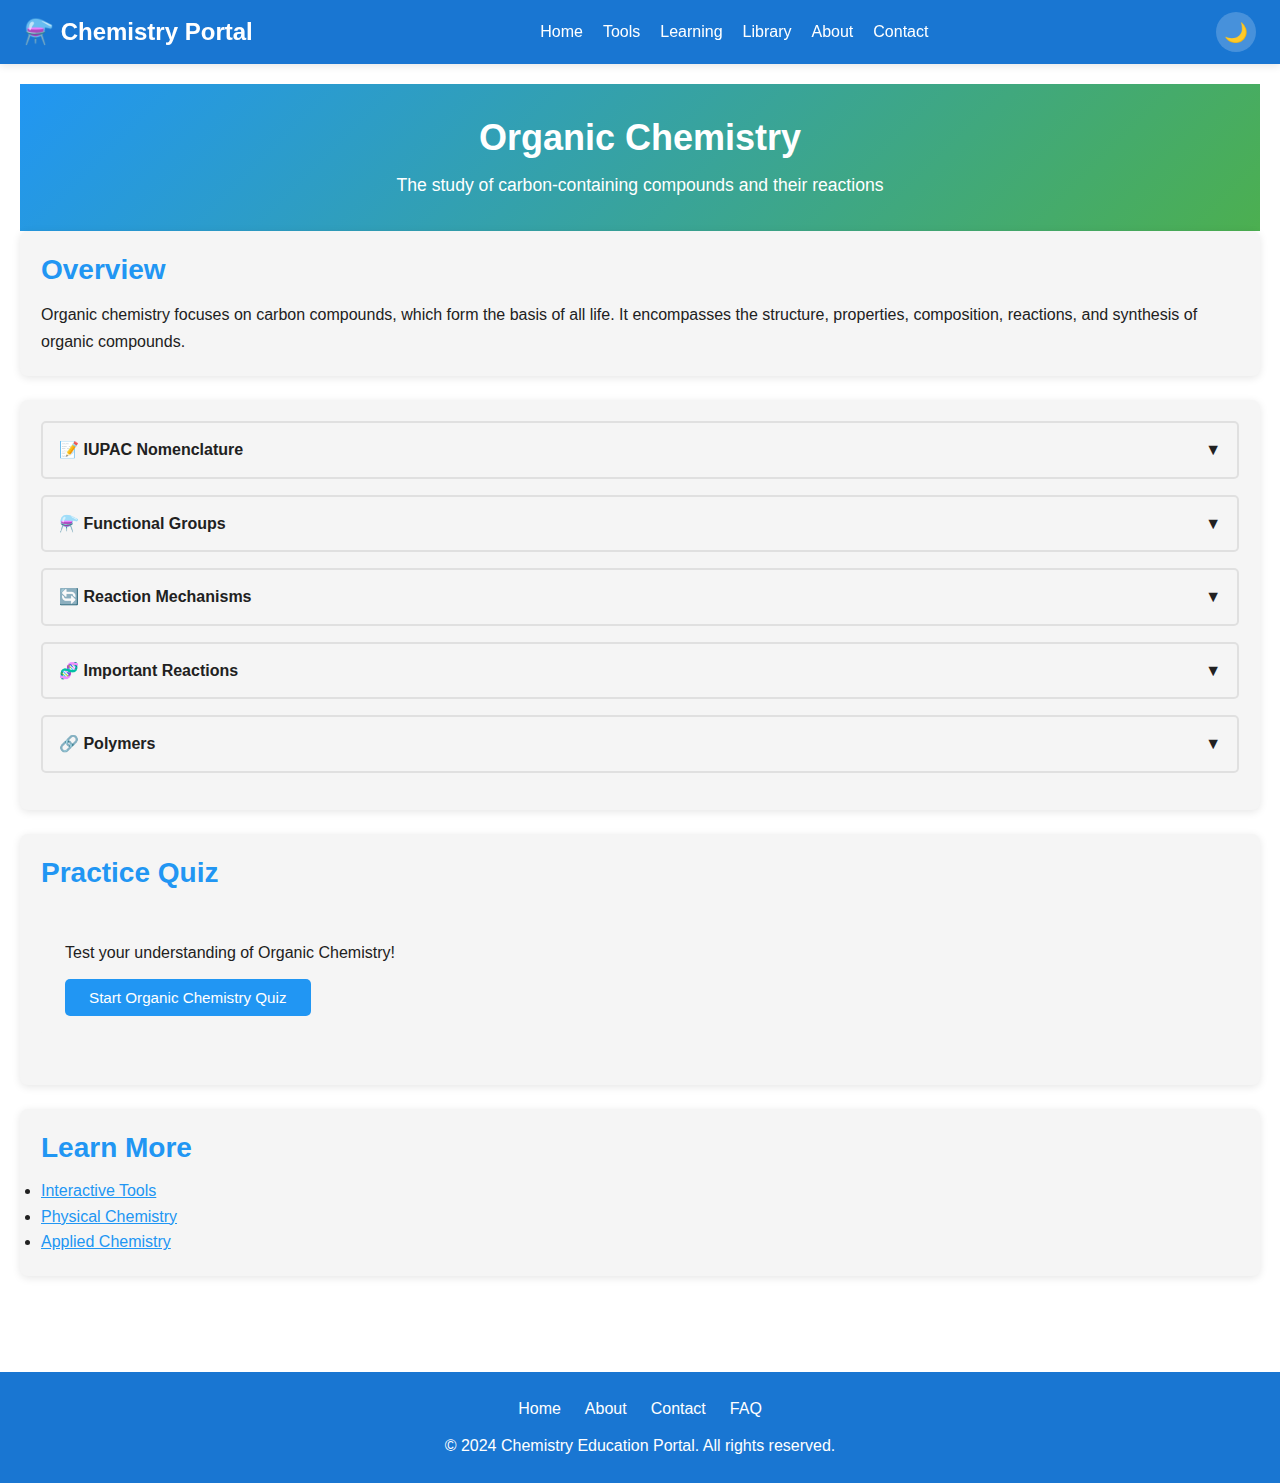
<file: branches/organic-chemistry.html>
<!DOCTYPE html>
<html lang="en">
<head>
    <meta charset="UTF-8">
    <meta name="viewport" content="width=device-width, initial-scale=1.0">
    <meta name="description" content="Learn Organic Chemistry: Nomenclature, Reactions, Mechanisms, Functional Groups, and Polymers with comprehensive examples.">
    <meta name="keywords" content="organic chemistry, hydrocarbons, functional groups, reactions, mechanisms, polymers, nomenclature">
    <title>Organic Chemistry - Chemistry Education Portal</title>
    <link rel="stylesheet" href="../css/style.css">
</head>
<body>
    <nav class="navbar">
        <div class="nav-container">
            <a href="../index.html" class="logo">⚗️ Chemistry Portal</a>
            <ul class="nav-links">
                <li><a href="../index.html">Home</a></li>
                <li><a href="../index.html#tools">Tools</a></li>
                <li><a href="../index.html#learning">Learning</a></li>
                <li><a href="../library.html">Library</a></li>
                <li><a href="../about.html">About</a></li>
                <li><a href="../contact.html">Contact</a></li>
            </ul>
            <button class="theme-toggle" aria-label="Toggle dark mode" data-tooltip="Switch to Dark Mode">🌙</button>
        </div>
    </nav>

    <div class="container">
        <section class="hero" style="padding: 2rem;">
            <h1>Organic Chemistry</h1>
            <p>The study of carbon-containing compounds and their reactions</p>
        </section>

        <section class="card">
            <h2>Overview</h2>
            <p>Organic chemistry focuses on carbon compounds, which form the basis of all life. It encompasses the structure, properties, composition, reactions, and synthesis of organic compounds.</p>
        </section>

        <section class="card">
            <div class="collapsible-container">
                <div class="collapsible">
                    <div class="collapsible-header">
                        <span>📝 IUPAC Nomenclature</span>
                        <span>▼</span>
                    </div>
                    <div class="collapsible-content">
                        <div class="collapsible-body">
                            <h3>Basic Rules</h3>
                            <ol>
                                <li>Identify the longest carbon chain (parent chain)</li>
                                <li>Number the chain to give substituents the lowest numbers</li>
                                <li>Name substituents (prefixes)</li>
                                <li>Combine: substituent-position-name + parent + suffix</li>
                            </ol>

                            <h3>Examples</h3>
                            <ul>
                                <li><strong>CH₄:</strong> Methane</li>
                                <li><strong>CH₃-CH₃:</strong> Ethane</li>
                                <li><strong>CH₃-CH₂-CH₃:</strong> Propane</li>
                                <li><strong>CH₃-CH₂-CH₂-CH₃:</strong> Butane</li>
                                <li><strong>CH₃-CH(CH₃)-CH₃:</strong> 2-Methylpropane</li>
                            </ul>

                            <h3>Functional Group Priority</h3>
                            <p>When multiple functional groups present, priority determines suffix:</p>
                            <ol>
                                <li>Carboxylic acids (-oic acid)</li>
                                <li>Esters (-oate)</li>
                                <li>Amides (-amide)</li>
                                <li>Aldehydes (-al)</li>
                                <li>Ketones (-one)</li>
                                <li>Alcohols (-ol)</li>
                                <li>Amines (-amine)</li>
                            </ol>
                        </div>
                    </div>
                </div>

                <div class="collapsible">
                    <div class="collapsible-header">
                        <span>⚗️ Functional Groups</span>
                        <span>▼</span>
                    </div>
                    <div class="collapsible-content">
                        <div class="collapsible-body">
                            <h3>Hydrocarbons</h3>
                            <ul>
                                <li><strong>Alkanes:</strong> C-C single bonds (saturated)</li>
                                <li><strong>Alkenes:</strong> C=C double bonds</li>
                                <li><strong>Alkynes:</strong> C≡C triple bonds</li>
                                <li><strong>Arenes:</strong> Aromatic rings (benzene derivatives)</li>
                            </ul>

                            <h3>Oxygen-Containing Groups</h3>
                            <ul>
                                <li><strong>Alcohols (R-OH):</strong> Hydroxyl group</li>
                                <li><strong>Ethers (R-O-R'):</strong> Oxygen bridge</li>
                                <li><strong>Aldehydes (R-CHO):</strong> Carbonyl with H</li>
                                <li><strong>Ketones (R-CO-R'):</strong> Carbonyl between carbons</li>
                                <li><strong>Carboxylic Acids (R-COOH):</strong> Carbonyl + hydroxyl</li>
                                <li><strong>Esters (R-COO-R'):</strong> Carbonyl + alkoxy</li>
                            </ul>

                            <h3>Nitrogen-Containing Groups</h3>
                            <ul>
                                <li><strong>Amines (R-NH₂):</strong> Nitrogen with alkyl groups</li>
                                <li><strong>Amides (R-CONH₂):</strong> Carbonyl + amine</li>
                                <li><strong>Nitriles (R-CN):</strong> Triple bond to nitrogen</li>
                            </ul>
                        </div>
                    </div>
                </div>

                <div class="collapsible">
                    <div class="collapsible-header">
                        <span>🔄 Reaction Mechanisms</span>
                        <span>▼</span>
                    </div>
                    <div class="collapsible-content">
                        <div class="collapsible-body">
                            <h3>Substitution Reactions</h3>
                            <ul>
                                <li><strong>SN1:</strong> Unimolecular, two-step, carbocation intermediate</li>
                                <li><strong>SN2:</strong> Bimolecular, one-step, inversion of configuration</li>
                                <li><strong>Electrophilic Aromatic Substitution:</strong> Aromatic ring attacks electrophile</li>
                            </ul>

                            <h3>Elimination Reactions</h3>
                            <ul>
                                <li><strong>E1:</strong> Unimolecular elimination via carbocation</li>
                                <li><strong>E2:</strong> Bimolecular elimination, concerted</li>
                            </ul>

                            <h3>Addition Reactions</h3>
                            <ul>
                                <li><strong>Electrophilic Addition:</strong> Alkenes add electrophiles</li>
                                <li><strong>Nucleophilic Addition:</strong> Carbonyls attacked by nucleophiles</li>
                            </ul>

                            <h3>Oxidation-Reduction</h3>
                            <ul>
                                <li><strong>Oxidation:</strong> Increase in C-O bonds or decrease in C-H bonds</li>
                                <li><strong>Reduction:</strong> Increase in C-H bonds or decrease in C-O bonds</li>
                            </ul>
                        </div>
                    </div>
                </div>

                <div class="collapsible">
                    <div class="collapsible-header">
                        <span>🧬 Important Reactions</span>
                        <span>▼</span>
                    </div>
                    <div class="collapsible-content">
                        <div class="collapsible-body">
                            <h3>Alkane Reactions</h3>
                            <ul>
                                <li><strong>Halogenation:</strong> CH₄ + Cl₂ → CH₃Cl + HCl (radical mechanism)</li>
                                <li><strong>Combustion:</strong> CH₄ + 2O₂ → CO₂ + 2H₂O</li>
                            </ul>

                            <h3>Alkene Reactions</h3>
                            <ul>
                                <li><strong>Hydrogenation:</strong> Addition of H₂ (requires catalyst)</li>
                                <li><strong>Halogenation:</strong> Addition of Br₂ or Cl₂</li>
                                <li><strong>Hydration:</strong> Addition of H₂O (Markovnikov's rule)</li>
                            </ul>

                            <h3>Carbonyl Reactions</h3>
                            <ul>
                                <li><strong>Nucleophilic Addition:</strong> Grignard reactions, reduction</li>
                                <li><strong>Condensation:</strong> Aldol, Claisen condensation</li>
                                <li><strong>Substitution:</strong> Esterification, amide formation</li>
                            </ul>

                            <h3>Aromatic Reactions</h3>
                            <ul>
                                <li><strong>Nitration:</strong> Addition of -NO₂ group</li>
                                <li><strong>Sulfonation:</strong> Addition of -SO₃H group</li>
                                <li><strong>Friedel-Crafts:</strong> Alkylation and acylation</li>
                            </ul>
                        </div>
                    </div>
                </div>

                <div class="collapsible">
                    <div class="collapsible-header">
                        <span>🔗 Polymers</span>
                        <span>▼</span>
                    </div>
                    <div class="collapsible-content">
                        <div class="collapsible-body">
                            <h3>Polymerization Types</h3>
                            <ul>
                                <li><strong>Addition Polymerization:</strong> Monomers add to chain (polyethylene, PVC)</li>
                                <li><strong>Condensation Polymerization:</strong> Monomers join with loss of small molecule (nylon, polyester)</li>
                            </ul>

                            <h3>Common Polymers</h3>
                            <ul>
                                <li><strong>Polyethylene:</strong> Plastic bags, bottles</li>
                                <li><strong>Polypropylene:</strong> Textiles, containers</li>
                                <li><strong>Polystyrene:</strong> Foam, packaging</li>
                                <li><strong>Nylon:</strong> Fibers, fabrics</li>
                                <li><strong>PET:</strong> Beverage bottles</li>
                                <li><strong>DNA/RNA:</strong> Biological polymers</li>
                            </ul>

                            <h3>Biodegradable Polymers</h3>
                            <p>Polylactic acid (PLA), polyhydroxyalkanoates (PHA) - environmentally friendly alternatives.</p>
                        </div>
                    </div>
                </div>
            </div>
        </section>

        <section class="card">
            <h2>Practice Quiz</h2>
            <div class="quiz-container">
                <div class="quiz-content">
                    <p>Test your understanding of Organic Chemistry!</p>
                    <button class="btn" data-quiz-topic="organic">Start Organic Chemistry Quiz</button>
                </div>
            </div>
        </section>

        <section class="card">
            <h2>Learn More</h2>
            <ul>
                <li><a href="../index.html#tools" style="color: var(--primary-color);">Interactive Tools</a></li>
                <li><a href="../branches/physical-chemistry.html" style="color: var(--primary-color);">Physical Chemistry</a></li>
                <li><a href="../branches/applied-chemistry.html" style="color: var(--primary-color);">Applied Chemistry</a></li>
            </ul>
        </section>
    </div>

    <footer class="footer">
        <div class="footer-links">
            <a href="../index.html">Home</a>
            <a href="../about.html">About</a>
            <a href="../contact.html">Contact</a>
            <a href="../faq.html">FAQ</a>
        </div>
        <p>&copy; 2024 Chemistry Education Portal. All rights reserved.</p>
    </footer>

    <script src="../js/main.js"></script>
    <script src="../js/quiz.js"></script>
</body>
</html>
</file>
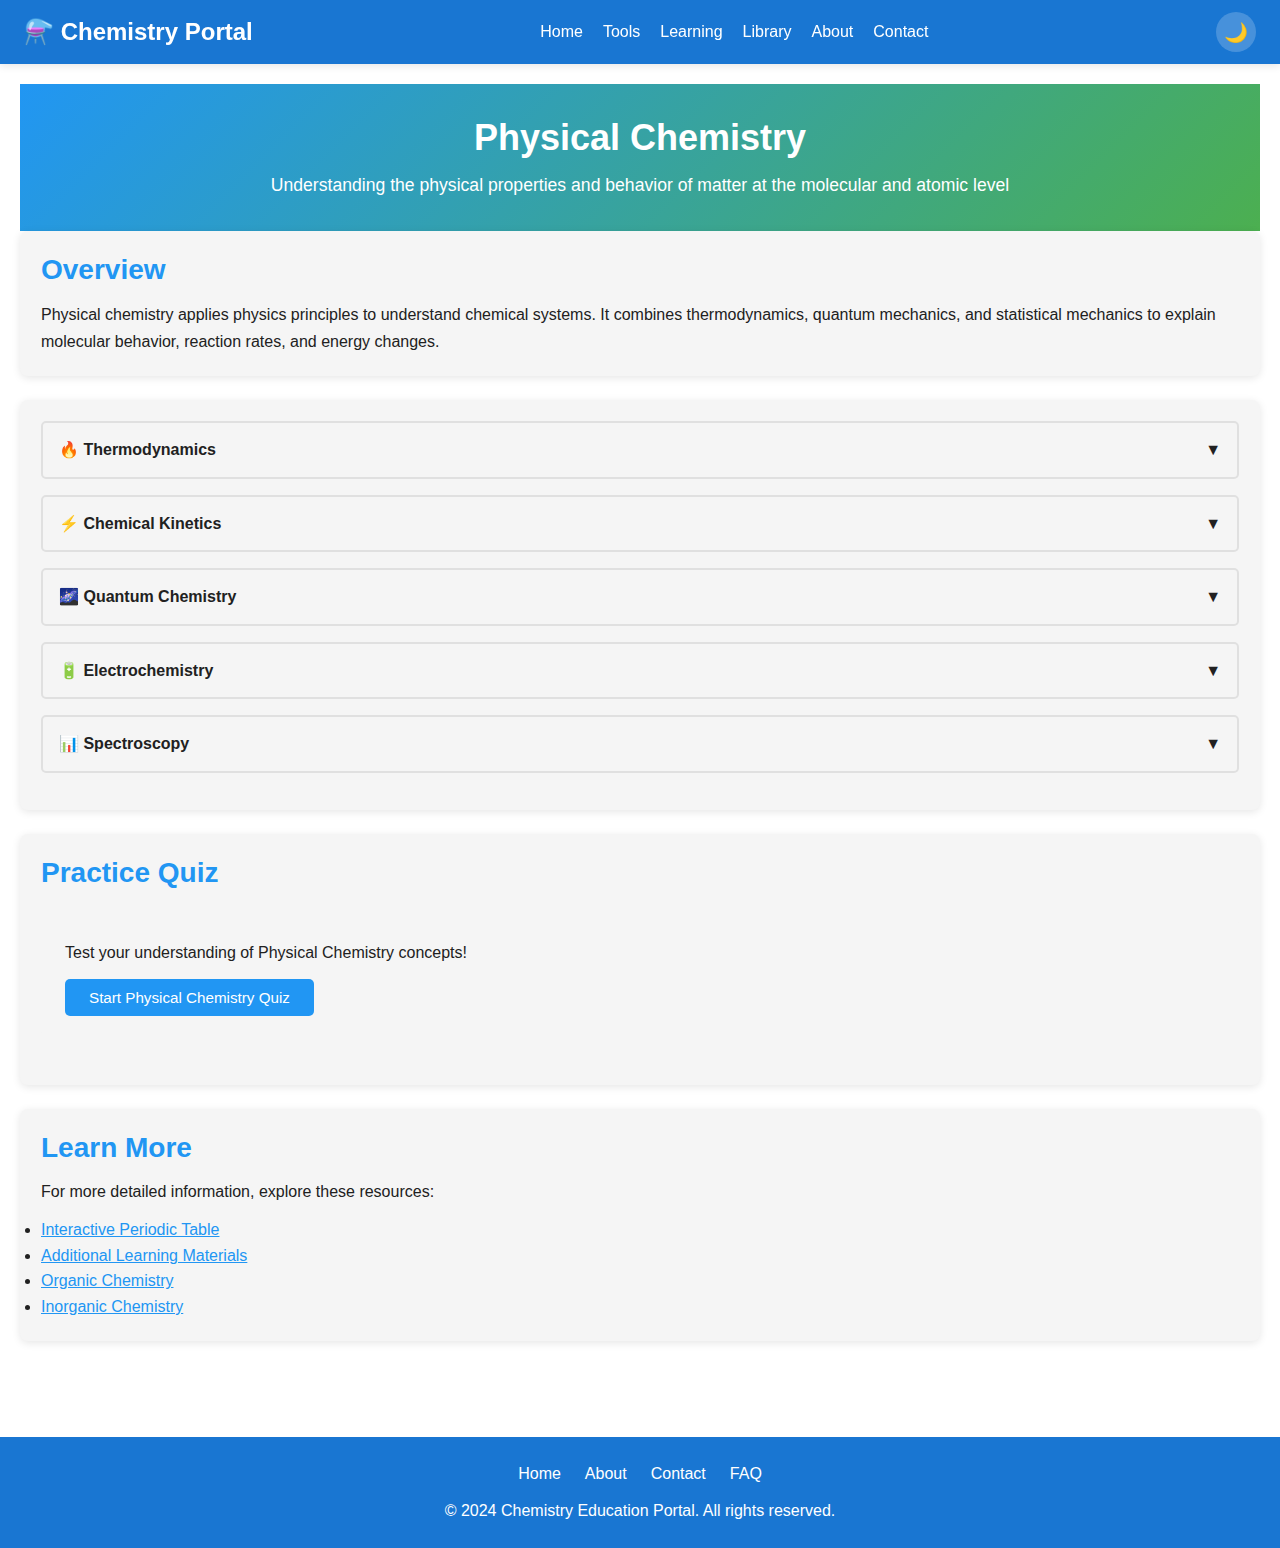
<file: branches/physical-chemistry.html>
<!DOCTYPE html>
<html lang="en">
<head>
    <meta charset="UTF-8">
    <meta name="viewport" content="width=device-width, initial-scale=1.0">
    <meta name="description" content="Learn Physical Chemistry: Thermodynamics, Kinetics, Quantum Chemistry, Electrochemistry, and Spectroscopy concepts with interactive examples.">
    <meta name="keywords" content="physical chemistry, thermodynamics, kinetics, quantum chemistry, electrochemistry, spectroscopy">
    <title>Physical Chemistry - Chemistry Education Portal</title>
    <link rel="stylesheet" href="../css/style.css">
</head>
<body>
    <nav class="navbar">
        <div class="nav-container">
            <a href="../index.html" class="logo">⚗️ Chemistry Portal</a>
            <ul class="nav-links">
                <li><a href="../index.html">Home</a></li>
                <li><a href="../index.html#tools">Tools</a></li>
                <li><a href="../index.html#learning">Learning</a></li>
                <li><a href="../library.html">Library</a></li>
                <li><a href="../about.html">About</a></li>
                <li><a href="../contact.html">Contact</a></li>
            </ul>
            <button class="theme-toggle" aria-label="Toggle dark mode" data-tooltip="Switch to Dark Mode">🌙</button>
        </div>
    </nav>

    <div class="container">
        <section class="hero" style="padding: 2rem;">
            <h1>Physical Chemistry</h1>
            <p>Understanding the physical properties and behavior of matter at the molecular and atomic level</p>
        </section>

        <section class="card">
            <h2>Overview</h2>
            <p>Physical chemistry applies physics principles to understand chemical systems. It combines thermodynamics, quantum mechanics, and statistical mechanics to explain molecular behavior, reaction rates, and energy changes.</p>
        </section>

        <section class="card">
            <div class="collapsible-container">
                <div class="collapsible">
                    <div class="collapsible-header">
                        <span>🔥 Thermodynamics</span>
                        <span>▼</span>
                    </div>
                    <div class="collapsible-content">
                        <div class="collapsible-body">
                            <h3>First Law of Thermodynamics</h3>
                            <p><strong>Energy Conservation:</strong> ΔU = Q + W</p>
                            <p>Energy cannot be created or destroyed, only converted from one form to another.</p>
                            <ul>
                                <li><strong>Internal Energy (U):</strong> Total energy of a system</li>
                                <li><strong>Heat (Q):</strong> Energy transferred due to temperature difference</li>
                                <li><strong>Work (W):</strong> Energy transferred through mechanical means</li>
                            </ul>

                            <h3>Second Law of Thermodynamics</h3>
                            <p>Entropy of an isolated system always increases: ΔS ≥ 0</p>
                            <p>Processes occur spontaneously when entropy increases.</p>

                            <h3>Enthalpy (H)</h3>
                            <p>H = U + PV</p>
                            <p>Heat content at constant pressure. Used to measure heat changes in reactions.</p>

                            <h3>Gibbs Free Energy (G)</h3>
                            <p>G = H - TS</p>
                            <p>Predicts spontaneity: ΔG < 0 means spontaneous reaction.</p>

                            <h3>Key Concepts</h3>
                            <ul>
                                <li><strong>Exothermic:</strong> Releases heat (ΔH < 0)</li>
                                <li><strong>Endothermic:</strong> Absorbs heat (ΔH > 0)</li>
                                <li><strong>Entropy:</strong> Measure of disorder or randomness</li>
                                <li><strong>Equilibrium:</strong> Dynamic balance between forward and reverse reactions</li>
                            </ul>
                        </div>
                    </div>
                </div>

                <div class="collapsible">
                    <div class="collapsible-header">
                        <span>⚡ Chemical Kinetics</span>
                        <span>▼</span>
                    </div>
                    <div class="collapsible-content">
                        <div class="collapsible-body">
                            <h3>Reaction Rate</h3>
                            <p>Rate = -d[A]/dt = k[A]^m[B]^n</p>
                            <p>Describes how fast reactants are consumed or products are formed.</p>

                            <h3>Rate Law</h3>
                            <p>Relationship between reaction rate and concentrations:</p>
                            <ul>
                                <li><strong>Zero Order:</strong> Rate = k (constant rate)</li>
                                <li><strong>First Order:</strong> Rate = k[A]</li>
                                <li><strong>Second Order:</strong> Rate = k[A]² or k[A][B]</li>
                            </ul>

                            <h3>Factors Affecting Reaction Rate</h3>
                            <ul>
                                <li><strong>Temperature:</strong> Higher temperature increases rate (Arrhenius equation)</li>
                                <li><strong>Concentration:</strong> Higher concentration increases collision frequency</li>
                                <li><strong>Catalyst:</strong> Lowers activation energy</li>
                                <li><strong>Surface Area:</strong> More surface area = faster reaction</li>
                            </ul>

                            <h3>Arrhenius Equation</h3>
                            <p>k = A·e^(-Ea/RT)</p>
                            <p>Relates rate constant (k) to temperature (T) and activation energy (Ea).</p>

                            <h3>Catalysis</h3>
                            <p>Catalysts speed up reactions by providing alternative reaction pathways with lower activation energy. They are not consumed in the reaction.</p>
                        </div>
                    </div>
                </div>

                <div class="collapsible">
                    <div class="collapsible-header">
                        <span>🌌 Quantum Chemistry</span>
                        <span>▼</span>
                    </div>
                    <div class="collapsible-content">
                        <div class="collapsible-body">
                            <h3>Wave-Particle Duality</h3>
                            <p>Matter exhibits both wave and particle properties. This is fundamental to understanding atomic structure.</p>

                            <h3>Schrödinger Equation</h3>
                            <p>Ĥψ = Eψ</p>
                            <p>Describes the quantum state of a system. Solutions give energy levels and electron probability distributions.</p>

                            <h3>Atomic Orbitals</h3>
                            <ul>
                                <li><strong>s orbital:</strong> Spherical, holds 2 electrons</li>
                                <li><strong>p orbital:</strong> Dumbbell-shaped, 3 orientations, holds 6 electrons</li>
                                <li><strong>d orbital:</strong> Complex shapes, 5 orientations, holds 10 electrons</li>
                                <li><strong>f orbital:</strong> Very complex, 7 orientations, holds 14 electrons</li>
                            </ul>

                            <h3>Quantum Numbers</h3>
                            <ul>
                                <li><strong>n (principal):</strong> Energy level (1, 2, 3...)</li>
                                <li><strong>l (angular):</strong> Shape of orbital (0 to n-1)</li>
                                <li><strong>ml (magnetic):</strong> Orientation (-l to +l)</li>
                                <li><strong>ms (spin):</strong> Electron spin (+½ or -½)</li>
                            </ul>

                            <h3>Molecular Orbital Theory</h3>
                            <p>Electrons are delocalized over entire molecules, forming bonding and antibonding orbitals.</p>
                        </div>
                    </div>
                </div>

                <div class="collapsible">
                    <div class="collapsible-header">
                        <span>🔋 Electrochemistry</span>
                        <span>▼</span>
                    </div>
                    <div class="collapsible-content">
                        <div class="collapsible-body">
                            <h3>Redox Reactions</h3>
                            <p>Transfer of electrons between species:</p>
                            <ul>
                                <li><strong>Oxidation:</strong> Loss of electrons</li>
                                <li><strong>Reduction:</strong> Gain of electrons</li>
                            </ul>

                            <h3>Electrochemical Cells</h3>
                            <ul>
                                <li><strong>Galvanic (Voltaic) Cell:</strong> Spontaneous reaction generates electricity</li>
                                <li><strong>Electrolytic Cell:</strong> External voltage drives non-spontaneous reaction</li>
                            </ul>

                            <h3>Nernst Equation</h3>
                            <p>E = E° - (RT/nF)ln(Q)</p>
                            <p>Calculates cell potential under non-standard conditions.</p>

                            <h3>Standard Reduction Potential (E°)</h3>
                            <p>Measure of tendency to gain electrons. More positive = stronger oxidizing agent.</p>

                            <h3>Batteries and Fuel Cells</h3>
                            <p>Practical applications converting chemical energy to electrical energy.</p>
                        </div>
                    </div>
                </div>

                <div class="collapsible">
                    <div class="collapsible-header">
                        <span>📊 Spectroscopy</span>
                        <span>▼</span>
                    </div>
                    <div class="collapsible-content">
                        <div class="collapsible-body">
                            <h3>Electromagnetic Spectrum</h3>
                            <p>Different regions provide information about different molecular properties:</p>
                            <ul>
                                <li><strong>UV-Vis:</strong> Electronic transitions</li>
                                <li><strong>IR:</strong> Vibrational transitions (functional groups)</li>
                                <li><strong>NMR:</strong> Nuclear spin transitions (molecular structure)</li>
                                <li><strong>MS:</strong> Mass-to-charge ratios (molecular weight)</li>
                            </ul>

                            <h3>IR Spectroscopy</h3>
                            <p>Identifies functional groups by characteristic vibrational frequencies.</p>
                            <ul>
                                <li>C-H stretch: ~3000 cm⁻¹</li>
                                <li>C=O stretch: ~1700 cm⁻¹</li>
                                <li>O-H stretch: ~3300 cm⁻¹</li>
                            </ul>

                            <h3>NMR Spectroscopy</h3>
                            <p>Reveals molecular structure through nuclear magnetic resonance. Chemical shifts indicate local environment.</p>

                            <h3>Applications</h3>
                            <p>Used in drug discovery, environmental monitoring, food safety, and forensic analysis.</p>
                        </div>
                    </div>
                </div>
            </div>
        </section>

        <section class="card">
            <h2>Practice Quiz</h2>
            <div class="quiz-container">
                <div class="quiz-content">
                    <p>Test your understanding of Physical Chemistry concepts!</p>
                    <button class="btn" data-quiz-topic="physical">Start Physical Chemistry Quiz</button>
                </div>
            </div>
        </section>

        <section class="card">
            <h2>Learn More</h2>
            <p>For more detailed information, explore these resources:</p>
            <ul>
                <li><a href="../index.html#tools" style="color: var(--primary-color);">Interactive Periodic Table</a></li>
                <li><a href="../index.html#learning" style="color: var(--primary-color);">Additional Learning Materials</a></li>
                <li><a href="../branches/organic-chemistry.html" style="color: var(--primary-color);">Organic Chemistry</a></li>
                <li><a href="../branches/inorganic-chemistry.html" style="color: var(--primary-color);">Inorganic Chemistry</a></li>
            </ul>
        </section>
    </div>

    <footer class="footer">
        <div class="footer-links">
            <a href="../index.html">Home</a>
            <a href="../about.html">About</a>
            <a href="../contact.html">Contact</a>
            <a href="../faq.html">FAQ</a>
        </div>
        <p>&copy; 2024 Chemistry Education Portal. All rights reserved.</p>
    </footer>

    <script src="../js/main.js"></script>
    <script src="../js/quiz.js"></script>
</body>
</html>
</file>
<file: css/style.css>
/* ========================================
   CHEMISTRY EDUCATION PORTAL - MAIN STYLESHEET
   ========================================
   
   This is the main CSS file that imports all component stylesheets.
   It ensures proper loading order and maintains separation of concerns.
   
   FILE STRUCTURE:
   - base.css: Variables, reset, and base styles
   - navigation.css: Navbar and navigation elements
   - hero.css: Hero sections and banners
   - layout.css: Containers, cards, grids
   - components.css: Buttons, forms, reusable components
   - periodic-table.css: Periodic table and element styles
   - interactive.css: Quizzes, flashcards, collapsibles
   - modal.css: Element detail modal dialog
   - footer.css: Footer styles
   - responsive.css: Mobile and tablet media queries
   
   To edit specific styles, find the relevant CSS file above.
*/

/* Import all component stylesheets in proper order */
@import url('base.css');              /* Base variables and reset - must be first */
@import url('navigation.css');        /* Navigation bar */
@import url('hero.css');              /* Hero sections */
@import url('layout.css');            /* Layout and cards */
@import url('components.css');        /* Buttons, forms, facts */
@import url('periodic-table.css');    /* Periodic table */
@import url('interactive.css');       /* Quizzes, flashcards */
@import url('modal.css');             /* Element detail modal */
@import url('footer.css');            /* Footer */
@import url('responsive.css');        /* Responsive design - must be last */

/* ========================================
   ADDITIONAL UTILITIES
   ========================================
   Small utility classes that don't fit in other files.
*/

/* Loading Animation - Spinner for loading states */
.loading {
    display: inline-block;              /* Inline block element */
    width: 20px;                        /* Width */
    height: 20px;                        /* Height */
    border: 3px solid rgba(255,255,255,.3);  /* Light border */
    border-radius: 50%;                  /* Perfect circle */
    border-top-color: white;              /* Top border color */
    animation: spin 1s ease-in-out infinite;  /* Continuous rotation */
}

/* Spin Animation - Rotates loading spinner */
@keyframes spin {
    to { transform: rotate(360deg); }     /* Full rotation */
}

/* SVG Icons - Base styling for SVG icon elements */
.svg-icon {
    width: 24px;                         /* Icon width */
    height: 24px;                        /* Icon height */
    display: inline-block;               /* Inline block */
    vertical-align: middle;              /* Vertical alignment */
}
</file>
<file: css/library.css>
/* ========================================
   LIBRARY PAGE STYLES
   ========================================
   Styles for the chemistry library page displaying
   textbooks, reference books, online resources, and more.
*/

/* ========================================
   LIBRARY HEADER
   ======================================== */

/* Library Hero Section */
.library-hero {
    background: linear-gradient(135deg, var(--primary-color), var(--secondary-color));
    color: white;
    padding: 3rem 1.5rem;
    text-align: center;
    margin-bottom: 2rem;
    border-radius: 8px;
}

.library-hero h1 {
    font-size: 2.5rem;
    margin-bottom: 1rem;
}

.library-hero p {
    font-size: 1.2rem;
    opacity: 0.95;
}

/* ========================================
   FILTERS AND SEARCH
   ======================================== */

/* Filter Container */
.library-filters {
    background: var(--card-bg);
    padding: 1.5rem;
    border-radius: 8px;
    margin-bottom: 2rem;
    box-shadow: var(--shadow);
}

.filter-row {
    display: flex;
    flex-wrap: wrap;
    gap: 1rem;
    align-items: center;
    margin-bottom: 1rem;
}

.filter-row:last-child {
    margin-bottom: 0;
}

.filter-group {
    flex: 1;
    min-width: 200px;
}

.filter-group label {
    display: block;
    margin-bottom: 0.5rem;
    font-weight: 600;
    color: var(--text-color);
    font-size: 0.95rem;
}

.filter-group select,
.filter-group input {
    width: 100%;
    padding: 0.625rem;
    border: 1px solid var(--border-color);
    border-radius: 5px;
    background: var(--bg-color);
    color: var(--text-color);
    font-size: 1rem;
}

.filter-group input {
    padding-left: 2.5rem;
}

.search-wrapper {
    position: relative;
}

.search-icon {
    position: absolute;
    left: 0.75rem;
    top: 50%;
    transform: translateY(-50%);
    color: var(--text-color);
    opacity: 0.6;
}

/* Clear Filters Button */
.clear-filters-btn {
    background: var(--accent-color);
    color: white;
    border: none;
    padding: 0.625rem 1.25rem;
    border-radius: 5px;
    cursor: pointer;
    font-size: 0.95rem;
    transition: all 0.3s;
    margin-top: 1rem;
}

.clear-filters-btn:hover {
    background: #F57C00;
    transform: translateY(-1px);
}

/* ========================================
   CATEGORY TABS
   ======================================== */

.category-tabs {
    display: flex;
    flex-wrap: wrap;
    gap: 0.75rem;
    margin-bottom: 2rem;
    padding-bottom: 1rem;
    border-bottom: 2px solid var(--border-color);
}

.category-tab {
    background: var(--card-bg);
    border: 2px solid var(--border-color);
    color: var(--text-color);
    padding: 0.75rem 1.5rem;
    border-radius: 6px;
    cursor: pointer;
    font-size: 1rem;
    font-weight: 500;
    transition: all 0.3s;
}

.category-tab:hover {
    background: var(--primary-color);
    color: white;
    border-color: var(--primary-color);
}

.category-tab.active {
    background: var(--primary-color);
    color: white;
    border-color: var(--primary-color);
}

/* ========================================
   LIBRARY ITEMS GRID
   ======================================== */

.library-grid {
    display: grid;
    grid-template-columns: repeat(auto-fill, minmax(320px, 1fr));
    gap: 1.5rem;
    margin-bottom: 2rem;
}

/* ========================================
   LIBRARY ITEM CARD
   ======================================== */

.library-item {
    background: var(--card-bg);
    border: 1px solid var(--border-color);
    border-radius: 8px;
    padding: 1.5rem;
    box-shadow: var(--shadow);
    transition: all 0.3s;
    display: flex;
    flex-direction: column;
}

.library-item:hover {
    transform: translateY(-3px);
    box-shadow: 0 4px 12px rgba(0,0,0,0.15);
}

/* Item Header */
.item-header {
    margin-bottom: 1rem;
    padding-bottom: 1rem;
    border-bottom: 1px solid var(--border-color);
}

.item-title {
    font-size: 1.3rem;
    font-weight: 600;
    color: var(--primary-color);
    margin-bottom: 0.5rem;
    line-height: 1.4;
}

.item-author {
    font-size: 1rem;
    color: var(--text-color);
    opacity: 0.8;
    margin-bottom: 0.25rem;
}

.item-meta {
    display: flex;
    flex-wrap: wrap;
    gap: 0.75rem;
    margin-top: 0.5rem;
    font-size: 0.85rem;
    color: var(--text-color);
    opacity: 0.7;
}

/* Item Body */
.item-body {
    flex: 1;
    margin-bottom: 1rem;
}

.item-description {
    color: var(--text-color);
    line-height: 1.6;
    margin-bottom: 1rem;
    font-size: 0.95rem;
}

.item-details {
    display: flex;
    flex-direction: column;
    gap: 0.5rem;
    margin-bottom: 1rem;
}

.item-detail-row {
    display: flex;
    justify-content: space-between;
    font-size: 0.9rem;
}

.item-detail-label {
    font-weight: 600;
    color: var(--text-color);
    opacity: 0.8;
}

.item-detail-value {
    color: var(--text-color);
}

/* Tags */
.item-tags {
    display: flex;
    flex-wrap: wrap;
    gap: 0.5rem;
    margin-top: 1rem;
}

.tag {
    background: rgba(33, 150, 243, 0.1);
    color: var(--primary-color);
    padding: 0.25rem 0.75rem;
    border-radius: 12px;
    font-size: 0.8rem;
    font-weight: 500;
}

/* Rating */
.item-rating {
    display: flex;
    align-items: center;
    gap: 0.5rem;
    margin-bottom: 1rem;
}

.rating-stars {
    color: #FFC107;
    font-size: 1.1rem;
}

.rating-value {
    color: var(--text-color);
    font-weight: 600;
    font-size: 0.95rem;
}

/* Item Footer */
.item-footer {
    margin-top: auto;
    padding-top: 1rem;
    border-top: 1px solid var(--border-color);
}

.item-link {
    display: inline-block;
    background: var(--primary-color);
    color: white;
    padding: 0.75rem 1.5rem;
    border-radius: 5px;
    text-decoration: none;
    text-align: center;
    font-weight: 500;
    transition: all 0.3s;
    width: 100%;
}

.item-link:hover {
    background: #1976D2;
    transform: translateY(-1px);
}

.item-link.free {
    background: var(--secondary-color);
}

.item-link.free:hover {
    background: #388E3C;
}

/* Badge for Free Resources */
.free-badge {
    display: inline-block;
    background: var(--secondary-color);
    color: white;
    padding: 0.25rem 0.75rem;
    border-radius: 12px;
    font-size: 0.75rem;
    font-weight: 600;
    margin-left: 0.5rem;
}

/* Premium Badge */
.premium-badge {
    display: inline-block;
    background: var(--accent-color);
    color: white;
    padding: 0.25rem 0.75rem;
    border-radius: 12px;
    font-size: 0.75rem;
    font-weight: 600;
    margin-left: 0.5rem;
}

/* ========================================
   NO RESULTS MESSAGE
   ======================================== */

.no-results {
    text-align: center;
    padding: 3rem 1.5rem;
    background: var(--card-bg);
    border-radius: 8px;
    margin: 2rem 0;
}

.no-results h3 {
    color: var(--text-color);
    margin-bottom: 1rem;
    font-size: 1.5rem;
}

.no-results p {
    color: var(--text-color);
    opacity: 0.7;
}

/* ========================================
   LOADING STATE
   ======================================== */

.loading {
    text-align: center;
    padding: 3rem;
    color: var(--text-color);
    font-size: 1.2rem;
}

.loading::after {
    content: '...';
    animation: dots 1.5s steps(4, end) infinite;
}

@keyframes dots {
    0%, 20% { content: '.'; }
    40% { content: '..'; }
    60%, 100% { content: '...'; }
}

/* ========================================
   RESPONSIVE DESIGN
   ======================================== */

@media (max-width: 768px) {
    .library-hero h1 {
        font-size: 2rem;
    }
    
    .library-hero p {
        font-size: 1rem;
    }
    
    .library-grid {
        grid-template-columns: 1fr;
    }
    
    .filter-row {
        flex-direction: column;
    }
    
    .filter-group {
        width: 100%;
    }
    
    .category-tabs {
        gap: 0.5rem;
    }
    
    .category-tab {
        padding: 0.5rem 1rem;
        font-size: 0.9rem;
    }
}
</file>
